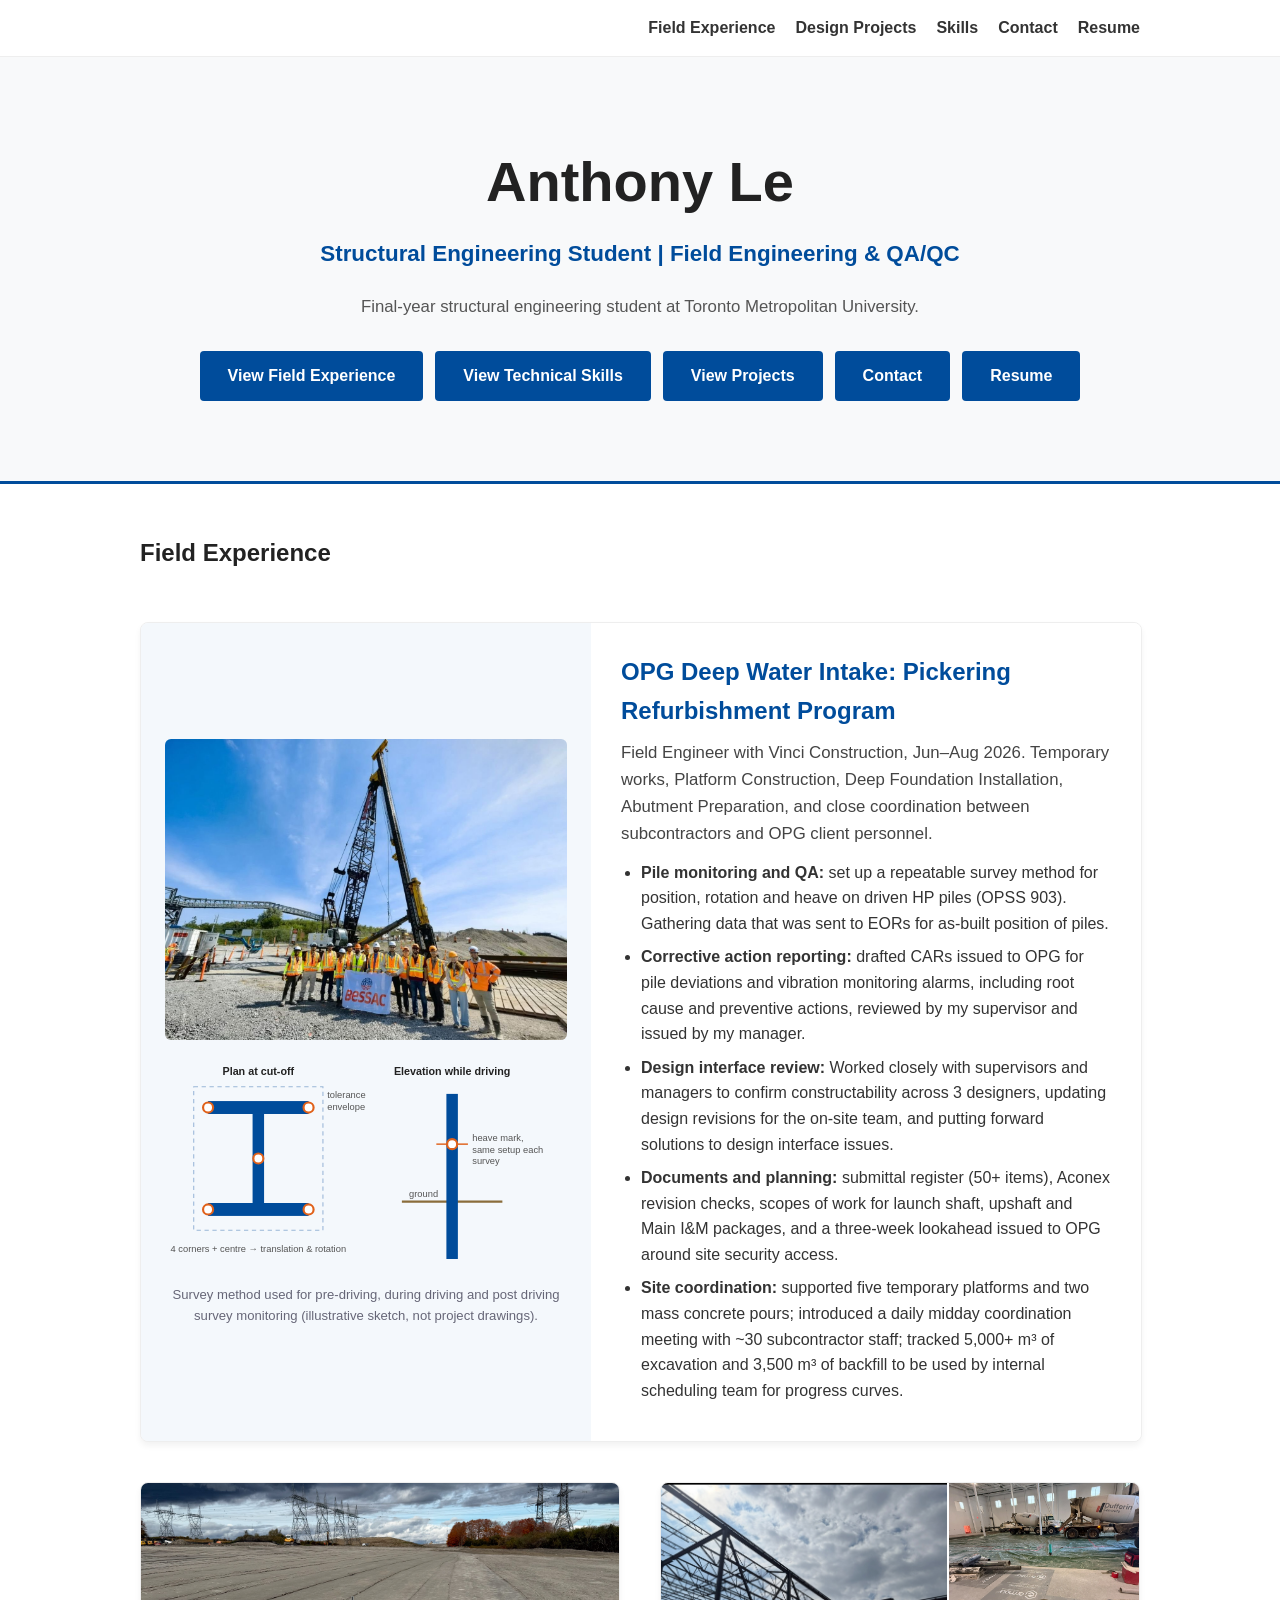
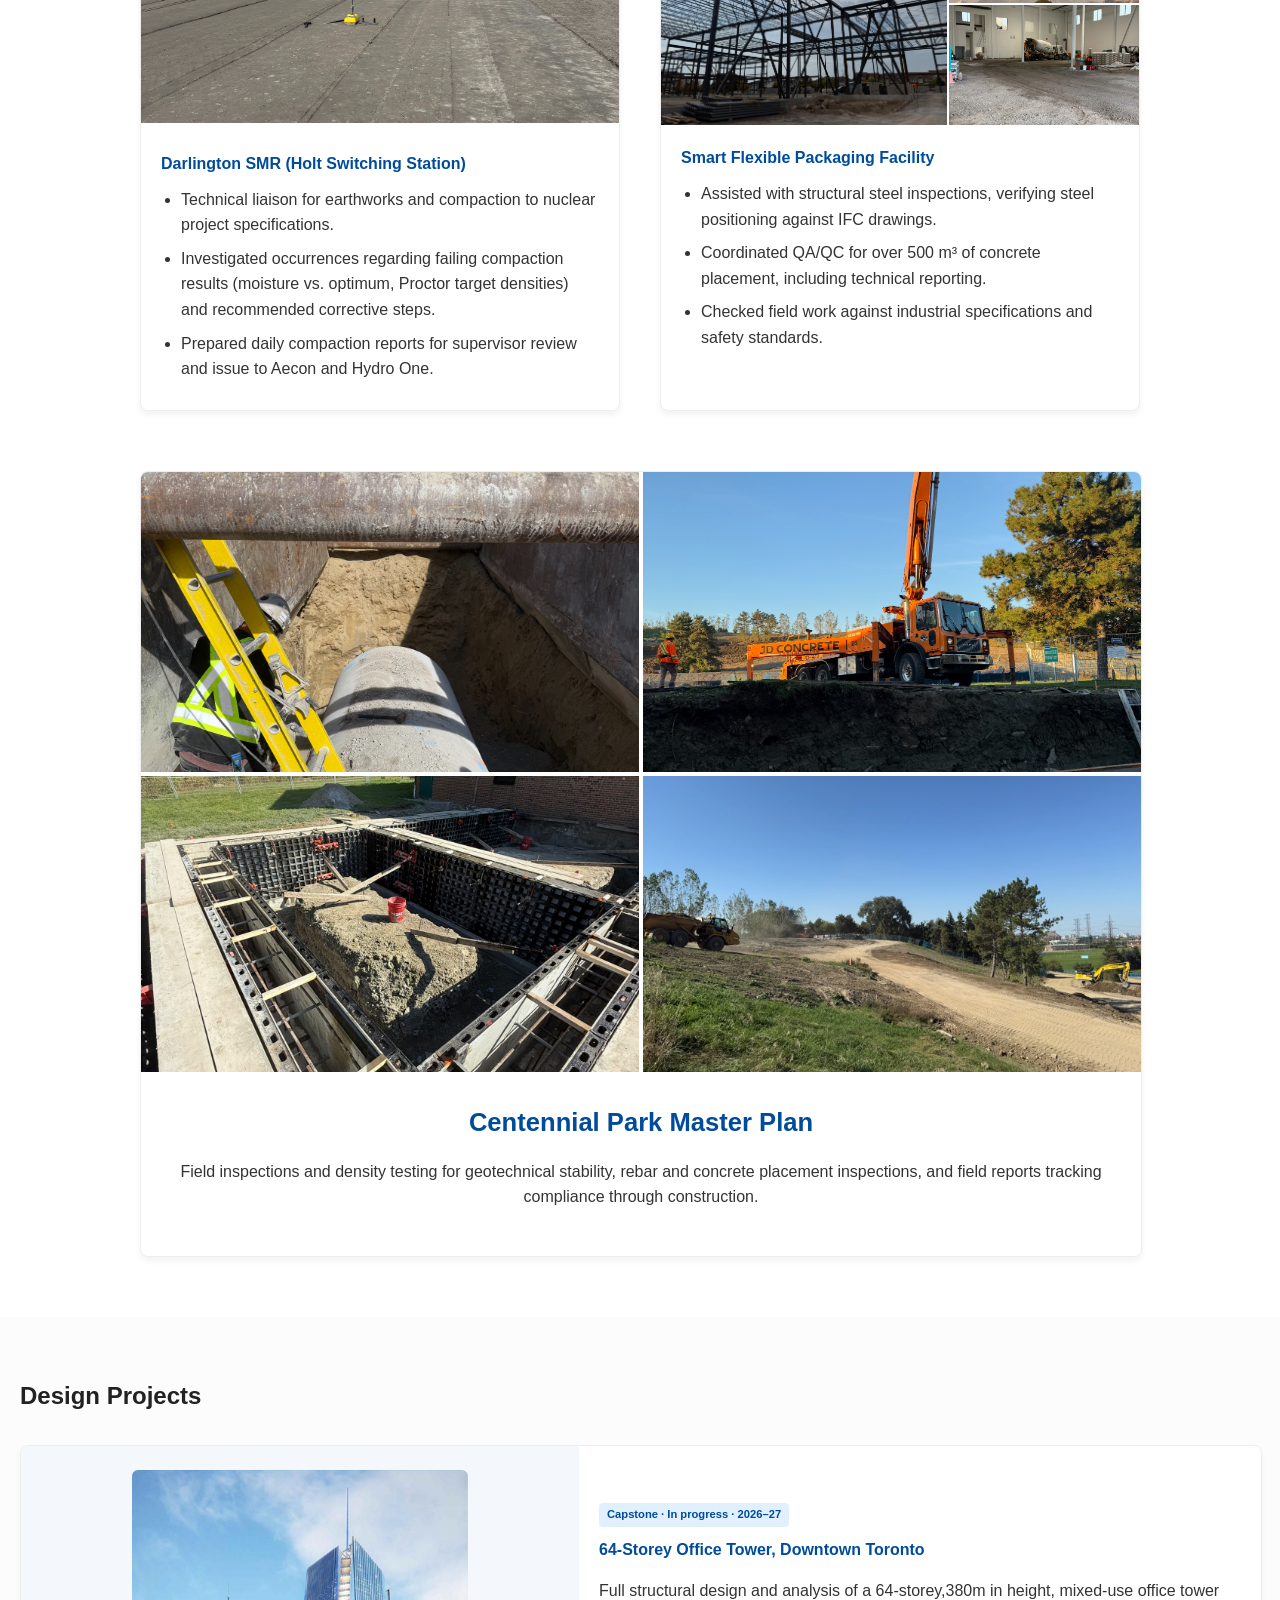
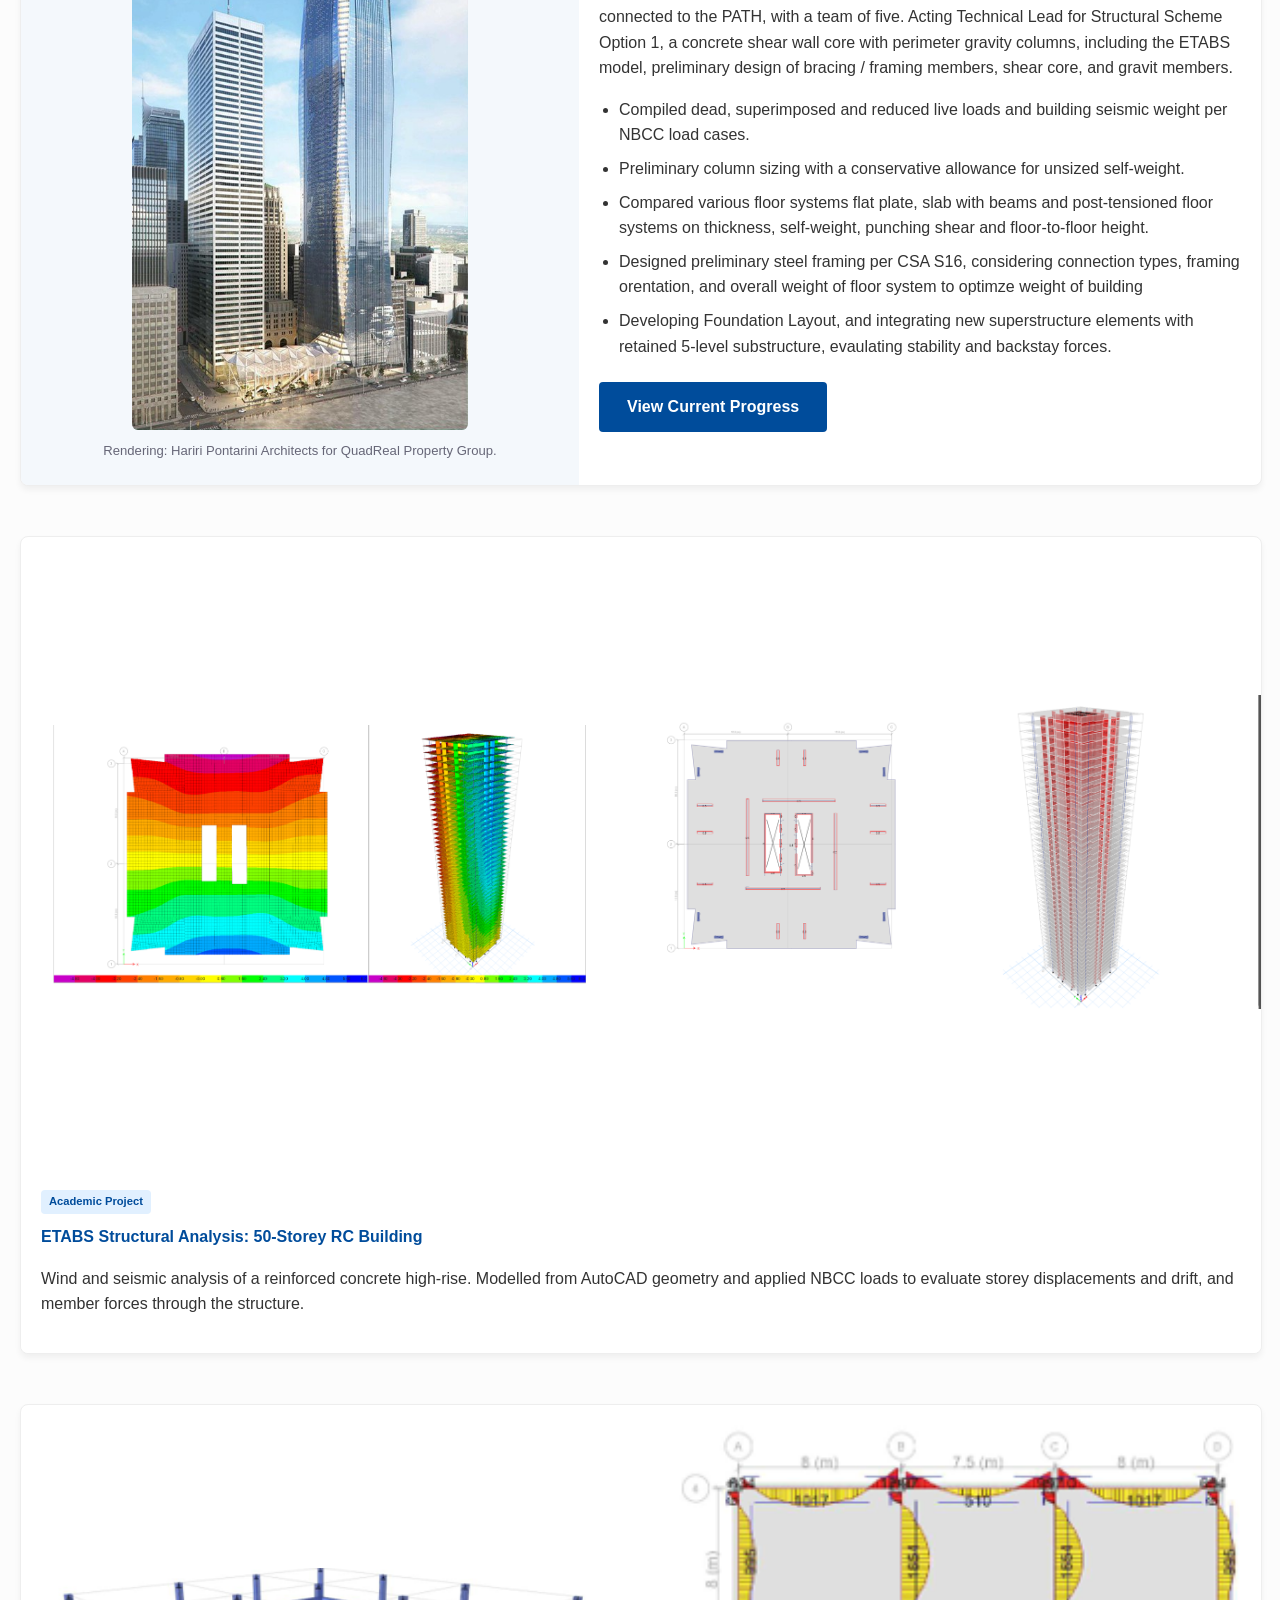
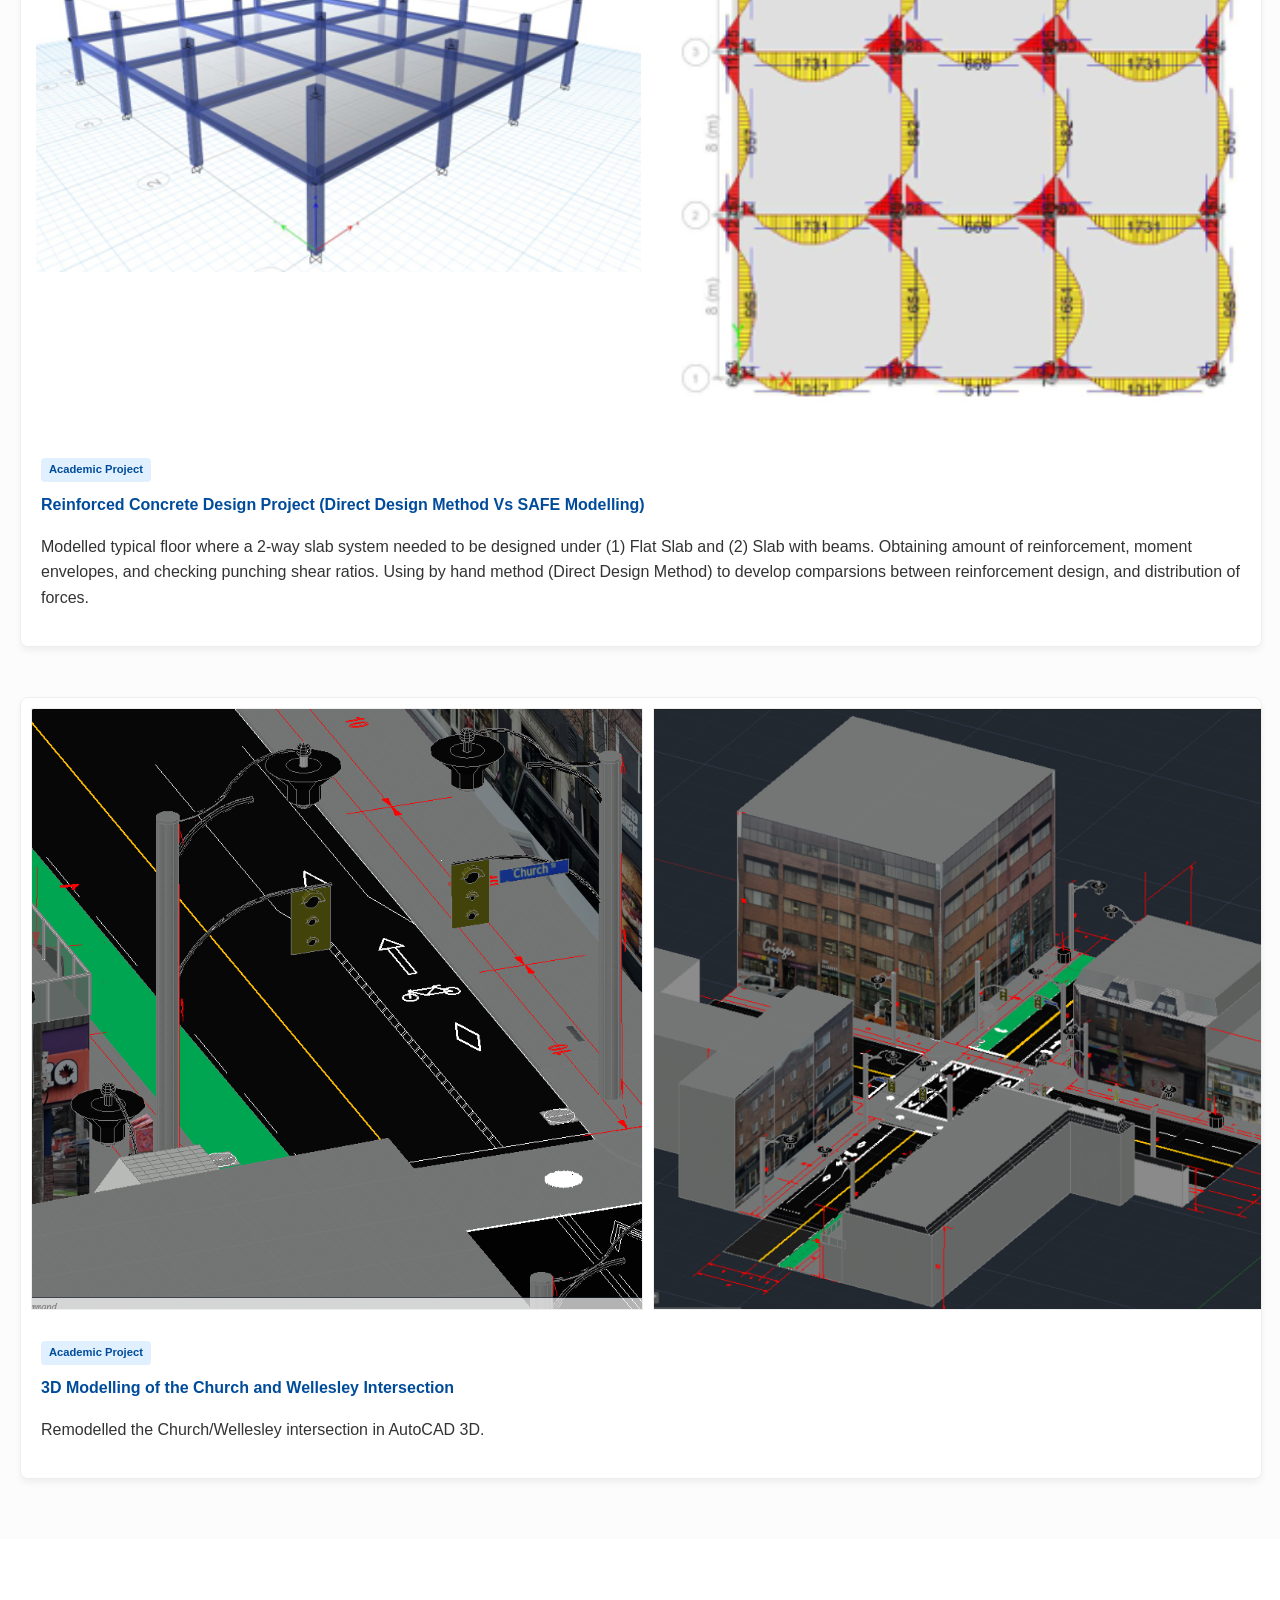
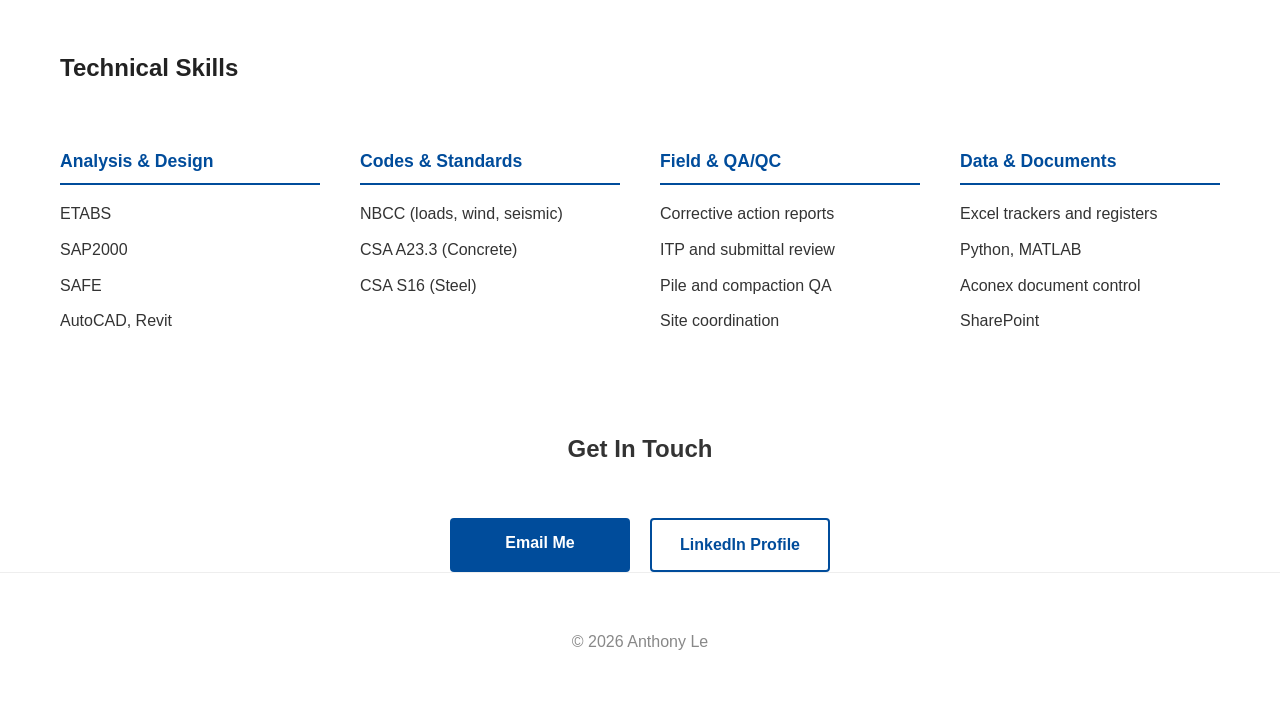
<file: index.html>
<!DOCTYPE html>
<html lang="en">
<head>
    <meta charset="UTF-8">
    <meta name="viewport" content="width=device-width, initial-scale=1.0">
    <title>Anthony Le | Structural Engineering Portfolio</title>
    <meta name="description" content="Anthony Le, final-year structural engineering student at Toronto Metropolitan University.">
    <link rel="stylesheet" href="style.css">
</head>
<body>

    <nav>
        <div class="container">
            <strong></strong>
            <ul>
                <li><a href="#projects">Field Experience</a></li>
                <li><a href="#academic">Design Projects</a></li>
                <li><a href="#skills">Skills</a></li>
                <li><a href="#contact">Contact</a></li>
                <li><a href="resume.html">Resume</a></li>
            </ul>
        </div>
    </nav>

    <header class="hero">
        <div class="container">
            <h1>Anthony Le</h1>
            <p class="subtitle">Structural Engineering Student | Field Engineering &amp; QA/QC</p>
            <p class="mission">Final-year structural engineering student at Toronto Metropolitan University.</p>
            <div class="hero-buttons">
                <a href="#projects" class="btn-primary">View Field Experience</a>
                <a href="#skills" class="btn-primary">View Technical Skills</a>
                <a href="#academic" class="btn-primary">View Projects</a>
                <a href="#contact" class="btn-primary">Contact</a>
                <a href="resume.html" class="btn-primary">Resume</a>
            </div>
        </div>
    </header>

    <main class="container">

        <section id="projects">
            <h2 class="section-title">Field Experience</h2>
            <div class="project-grid">

                <!-- DEEP WATER INTAKE (featured) -->
                <div class="featured-project">
                    <div class="project-card large-card dwi-card">
                        <div class="dwi-visual">
                            <img class="dwi-photo" src="./images/dwi-piling-team.jpg" alt="DWI team with piling rig ahead of deep foundation installation">
                            <figure class="diagram">
                                <svg viewBox="0 0 560 300" role="img" aria-labelledby="pileTitle pileDesc">
                                    <title id="pileTitle">Pile monitoring survey method</title>
                                    <desc id="pileDesc">Plan view of an H-pile head with survey marks at the four flange tips and the centre, used to measure translation and rotation after cut-off, and a side view with a heave mark along the pile.</desc>
                                    <text x="130" y="24" class="d-label" text-anchor="middle">Plan at cut-off</text>
                                    <rect x="60" y="60" width="140" height="18" class="d-steel"/>
                                    <rect x="60" y="202" width="140" height="18" class="d-steel"/>
                                    <rect x="122" y="78" width="16" height="124" class="d-steel"/>
                                    <rect x="40" y="40" width="180" height="200" class="d-tol"/>
                                    <circle cx="60" cy="69" r="7" class="d-mark"/>
                                    <circle cx="200" cy="69" r="7" class="d-mark"/>
                                    <circle cx="60" cy="211" r="7" class="d-mark"/>
                                    <circle cx="200" cy="211" r="7" class="d-mark"/>
                                    <circle cx="130" cy="140" r="7" class="d-mark"/>
                                    <text x="130" y="270" class="d-small" text-anchor="middle">4 corners + centre → translation &amp; rotation</text>
                                    <text x="226" y="56" class="d-small">tolerance</text>
                                    <text x="226" y="72" class="d-small">envelope</text>

                                    <text x="400" y="24" class="d-label" text-anchor="middle">Elevation while driving</text>
                                    <line x1="330" y1="200" x2="470" y2="200" class="d-ground"/>
                                    <rect x="392" y="50" width="16" height="230" class="d-steel"/>
                                    <line x1="378" y1="120" x2="422" y2="120" class="d-heave"/>
                                    <circle cx="400" cy="120" r="7" class="d-mark"/>
                                    <text x="428" y="116" class="d-small">heave mark,</text>
                                    <text x="428" y="132" class="d-small">same setup each</text>
                                    <text x="428" y="148" class="d-small">survey</text>
                                    <text x="340" y="194" class="d-small">ground</text>
                                </svg>
                                <figcaption> Survey method used for pre-driving, during driving and post driving survey monitoring (illustrative sketch, not project drawings).</figcaption>
                            </figure>
                        </div>
                        <div class="project-info">
                            <h4>OPG Deep Water Intake: Pickering Refurbishment Program</h4>
                            <p class="lead">Field Engineer with Vinci Construction, Jun–Aug 2026. Temporary works, Platform Construction, Deep Foundation Installation, Abutment Preparation, and close coordination between subcontractors and OPG client personnel. </p>
                            <ul class="bullets">
                                <li><strong>Pile monitoring and QA:</strong> set up a repeatable survey method for position, rotation and heave on driven HP piles (OPSS 903). Gathering data that was sent to EORs for as-built position of piles.</li>
                                <li><strong>Corrective action reporting:</strong> drafted CARs issued to OPG for pile deviations and vibration monitoring alarms, including root cause and preventive actions, reviewed by my supervisor and issued by my manager.</li>
                                <li><strong>Design interface review:</strong> Worked closely with supervisors and managers to confirm constructability across 3 designers, updating design revisions for the on-site team, and putting forward solutions to design interface issues. </li>
                                <li><strong>Documents and planning:</strong> submittal register (50+ items), Aconex revision checks, scopes of work for launch shaft, upshaft and Main I&M packages, and a three-week lookahead issued to OPG around site security access.</li>
                                <li><strong>Site coordination:</strong> supported five temporary platforms and two mass concrete pours; introduced a daily midday coordination meeting with ~30 subcontractor staff; tracked 5,000+ m³ of excavation and 3,500 m³ of backfill to be used by internal scheduling team for progress curves.</li>
                            </ul>
                        </div>
                    </div>
                </div>

                <!-- DARLINGTON SMR -->
                <div class="project-card">
                    <div class="img-single">
                        <img src="./images/darlington1.jpeg" alt="Darlington SMR site earthworks">
                    </div>
                    <div class="project-info">
                        <h4>Darlington SMR (Holt Switching Station)</h4>
                        <ul class="bullets">
                            <li>Technical liaison for earthworks and compaction to nuclear project specifications.</li>
                            <li>Investigated occurrences regarding failing compaction results (moisture vs. optimum, Proctor target densities) and recommended corrective steps.</li>
                            <li>Prepared daily compaction reports for supervisor review and issue to Aecon and Hydro One.</li>
                        </ul>
                    </div>
                </div>

                <!-- INDUSTRIAL -->
                <div class="project-card">
                    <div class="img-grid-triple">
                        <img src="./images/industrial3.jpeg" alt="Structural steel inspection">
                        <img src="./images/industrial2.jpeg" alt="GPR scanning">
                        <img src="./images/industrial1.jpeg" alt="Steel connection detail">
                    </div>
                    <div class="project-info">
                        <h4>Smart Flexible Packaging Facility</h4>
                        <ul class="bullets">
                            <li>Assisted with structural steel inspections, verifying steel positioning against IFC drawings.</li>
                            <li>Coordinated QA/QC for over 500 m³ of concrete placement, including technical reporting.</li>
                            <li>Checked field work against industrial specifications and safety standards.</li>
                        </ul>
                    </div>
                </div>

                <!-- CENTENNIAL -->
                <div class="featured-project">
                    <div class="project-card large-card">
                        <div class="img-grid-quad large-height-quad">
                            <img src="./images/centennial1.jpeg" alt="Centennial Park site 1">
                            <img src="./images/centennial2.jpeg" alt="Centennial Park site 2">
                            <img src="./images/centennial3.jpeg" alt="Centennial Park site 3">
                            <img src="./images/centennial4.jpeg" alt="Centennial Park site 4">
                        </div>
                        <div class="project-info">
                            <h4>Centennial Park Master Plan</h4>
                            <p>Field inspections and density testing for geotechnical stability, rebar and concrete placement inspections, and field reports tracking compliance through construction.</p>
                        </div>
                    </div>
                </div>

            </div>
        </section>

    </main>

    <section id="academic" class="full-width-section">
        <div class="academic-wrapper">
            <h2 class="section-title">Design Projects</h2>

            <!-- CAPSTONE -->
            <div class="project-card academic-breakout capstone-card">
                <div class="capstone-visual">
                    <figure class="diagram">
                        <img src="./images/CC3.jpeg" alt="Commerce Court 3 rendering" style="display:block; max-width:100%; max-height:560px; width:auto; margin:0 auto; border-radius:6px;">
                        <figcaption>Rendering: Hariri Pontarini Architects for QuadReal Property Group.</figcaption>
                    </figure>
                </div>
                <div class="project-info">
                    <span class="tag">Capstone · In progress · 2026–27</span>
                    <h4>64-Storey Office Tower, Downtown Toronto</h4>
                    <p>Full structural design and analysis of a 64-storey,380m in height, mixed-use office tower connected to the PATH, with a team of five. Acting Technical Lead for Structural Scheme Option 1, a concrete shear wall core with perimeter gravity columns, including the ETABS model, preliminary design of bracing / framing members, shear core, and gravit members.</p>
                    <ul class="bullets">
                        <li>Compiled dead, superimposed and reduced live loads and building seismic weight per NBCC load cases.</li>
                        <li>Preliminary column sizing with a conservative allowance for unsized self-weight.</li>
                        <li>Compared various floor systems flat plate, slab with beams and post-tensioned floor systems on thickness, self-weight, punching shear and floor-to-floor height.</li>
                        <li>Designed preliminary steel framing per CSA S16, considering connection types, framing orentation, and overall weight of floor system to optimze weight of building </li>
                        <li>Developing Foundation Layout, and integrating new superstructure elements with retained 5-level substructure, evaulating stability and backstay forces. </li>
                    </ul>
                    <a href="./capstone/progress1.pdf" target="_blank" class="btn-primary" style="display:inline-block; margin-top:15px;">View Current Progress</a>
                </div>
            </div>

            <!-- ETABS 50 STOREY -->
            <div class="project-card academic-breakout spaced">
                <div class="academic-visuals">
                    <img src="./images/etabs11.PNG" alt="ETABS displacement report">
                    <img src="./images/etabs2.PNG" alt="ETABS 3D model of 50-storey building">
                </div>
                <div class="project-info">
                    <span class="tag">Academic Project</span>
                    <h4>ETABS Structural Analysis: 50-Storey RC Building</h4>
                    <p>Wind and seismic analysis of a reinforced concrete high-rise. Modelled from AutoCAD geometry and applied NBCC loads to evaluate storey displacements and drift, and member forces through the structure.</p>
                </div>
            </div>

            <!-- STEEL PORTAL FRAME -->
            <div class="project-card academic-breakout spaced">
                <div class="academic-visuals">
                    <img src="./images/SAFEMODEL.png" alt="3D View of Floor System, Modelled in SAFE">
                    <img src="./images/SAFEMODEL2.png" alt="Amount of Reinforcement (Plotted as Env.)">
                </div>
                <div class="project-info">
                    <span class="tag">Academic Project</span>
                    <h4>Reinforced Concrete Design Project (Direct Design Method Vs SAFE Modelling)</h4>
                    <p>Modelled typical floor where a 2-way slab system needed to be designed under (1) Flat Slab and (2) Slab with beams. Obtaining amount of reinforcement, moment envelopes, and checking punching shear ratios. Using by hand method (Direct Design Method) to develop comparsions between reinforcement design, and distribution of forces.  </p>
                </div>
            </div>

            <!-- AUTOCAD -->
            <div class="project-card academic-breakout spaced">
                <div class="academic-visuals-wide">
                    <img src="./images/additionalview4.PNG" alt="AutoCAD 3D intersection model">
                    <img src="./images/autocad2.PNG" alt="AutoCAD intersection plan">
                </div>
                <div class="project-info">
                    <span class="tag">Academic Project</span>
                    <h4>3D Modelling of the Church and Wellesley Intersection</h4>
                    <p>Remodelled the Church/Wellesley intersection in AutoCAD 3D.</p>
                </div>
            </div>
        </div>
    </section>

    <!-- SKILLS -->
    <section id="skills" class="skills-section">
        <div class="container">
            <h2 class="section-title">Technical Skills</h2>
            <div class="skills-grid">
                <div class="skill-category">
                    <h5>Analysis &amp; Design</h5>
                    <ul>
                        <li>ETABS</li>
                        <li>SAP2000</li>
                        <li>SAFE</li>
                        <li>AutoCAD, Revit</li>
                    </ul>
                </div>
                <div class="skill-category">
                    <h5>Codes &amp; Standards</h5>
                    <ul>
                        <li>NBCC (loads, wind, seismic)</li>
                        <li>CSA A23.3 (Concrete)</li>
                        <li>CSA S16 (Steel)</li>
                    </ul>
                </div>
                <div class="skill-category">
                    <h5>Field &amp; QA/QC</h5>
                    <ul>
                        <li>Corrective action reports</li>
                        <li>ITP and submittal review</li>
                        <li>Pile and compaction QA</li>
                        <li>Site coordination</li>
                    </ul>
                </div>
                <div class="skill-category">
                    <h5>Data &amp; Documents</h5>
                    <ul>
                        <li>Excel trackers and registers</li>
                        <li>Python, MATLAB</li>
                        <li>Aconex document control</li>
                        <li>SharePoint</li>
                    </ul>
                </div>
            </div>
        </div>
    </section>

    <section id="contact" class="contact-section">
        <div class="container">
            <h2>Get In Touch</h2>
            <div class="contact-buttons">
                <a href="mailto:anthony.varga.le@torontomu.ca" class="btn-primary">Email Me</a>
                <a href="https://www.linkedin.com/in/anthony-le-312264366/" target="_blank" class="btn-secondary">LinkedIn Profile</a>
            </div>
        </div>
    </section>

    <footer>
        <div class="container">
            <p>&copy; 2026 Anthony Le</p>
        </div>
    </footer>

</body>
</html>
</file>
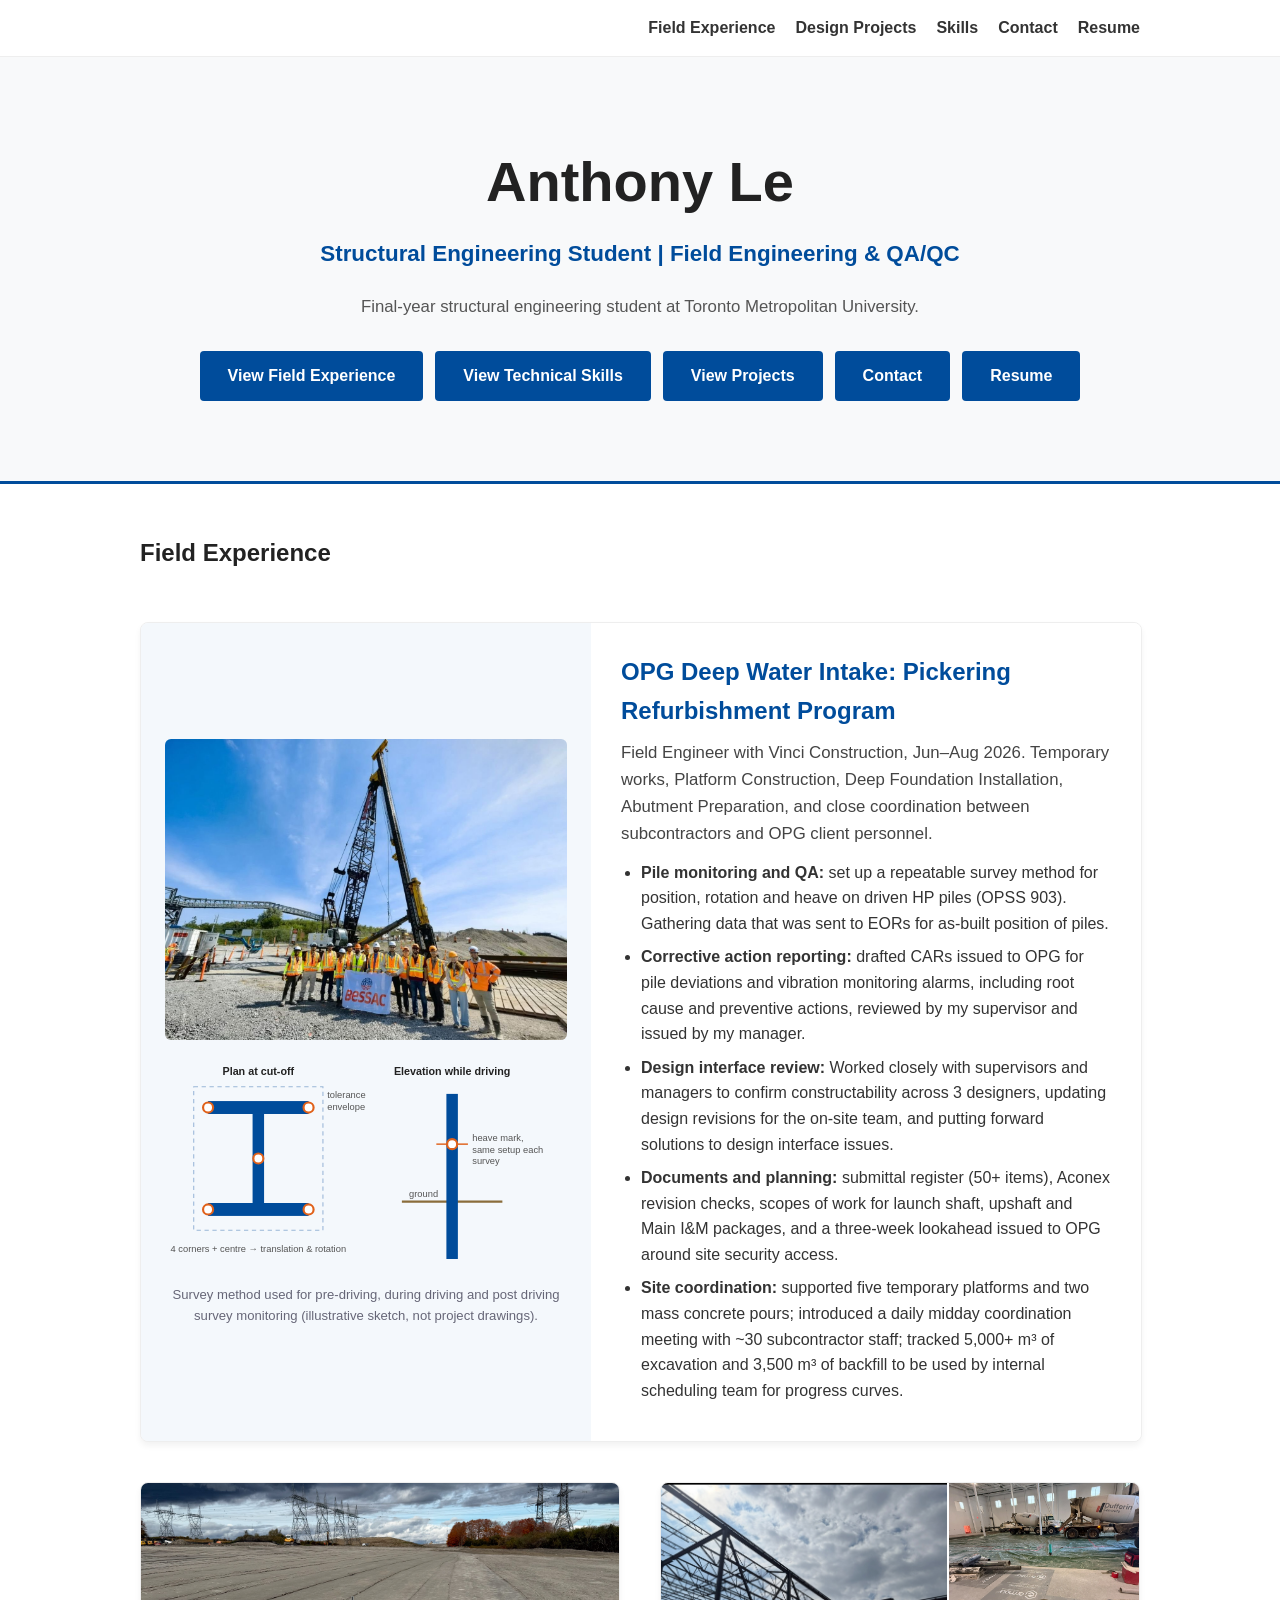
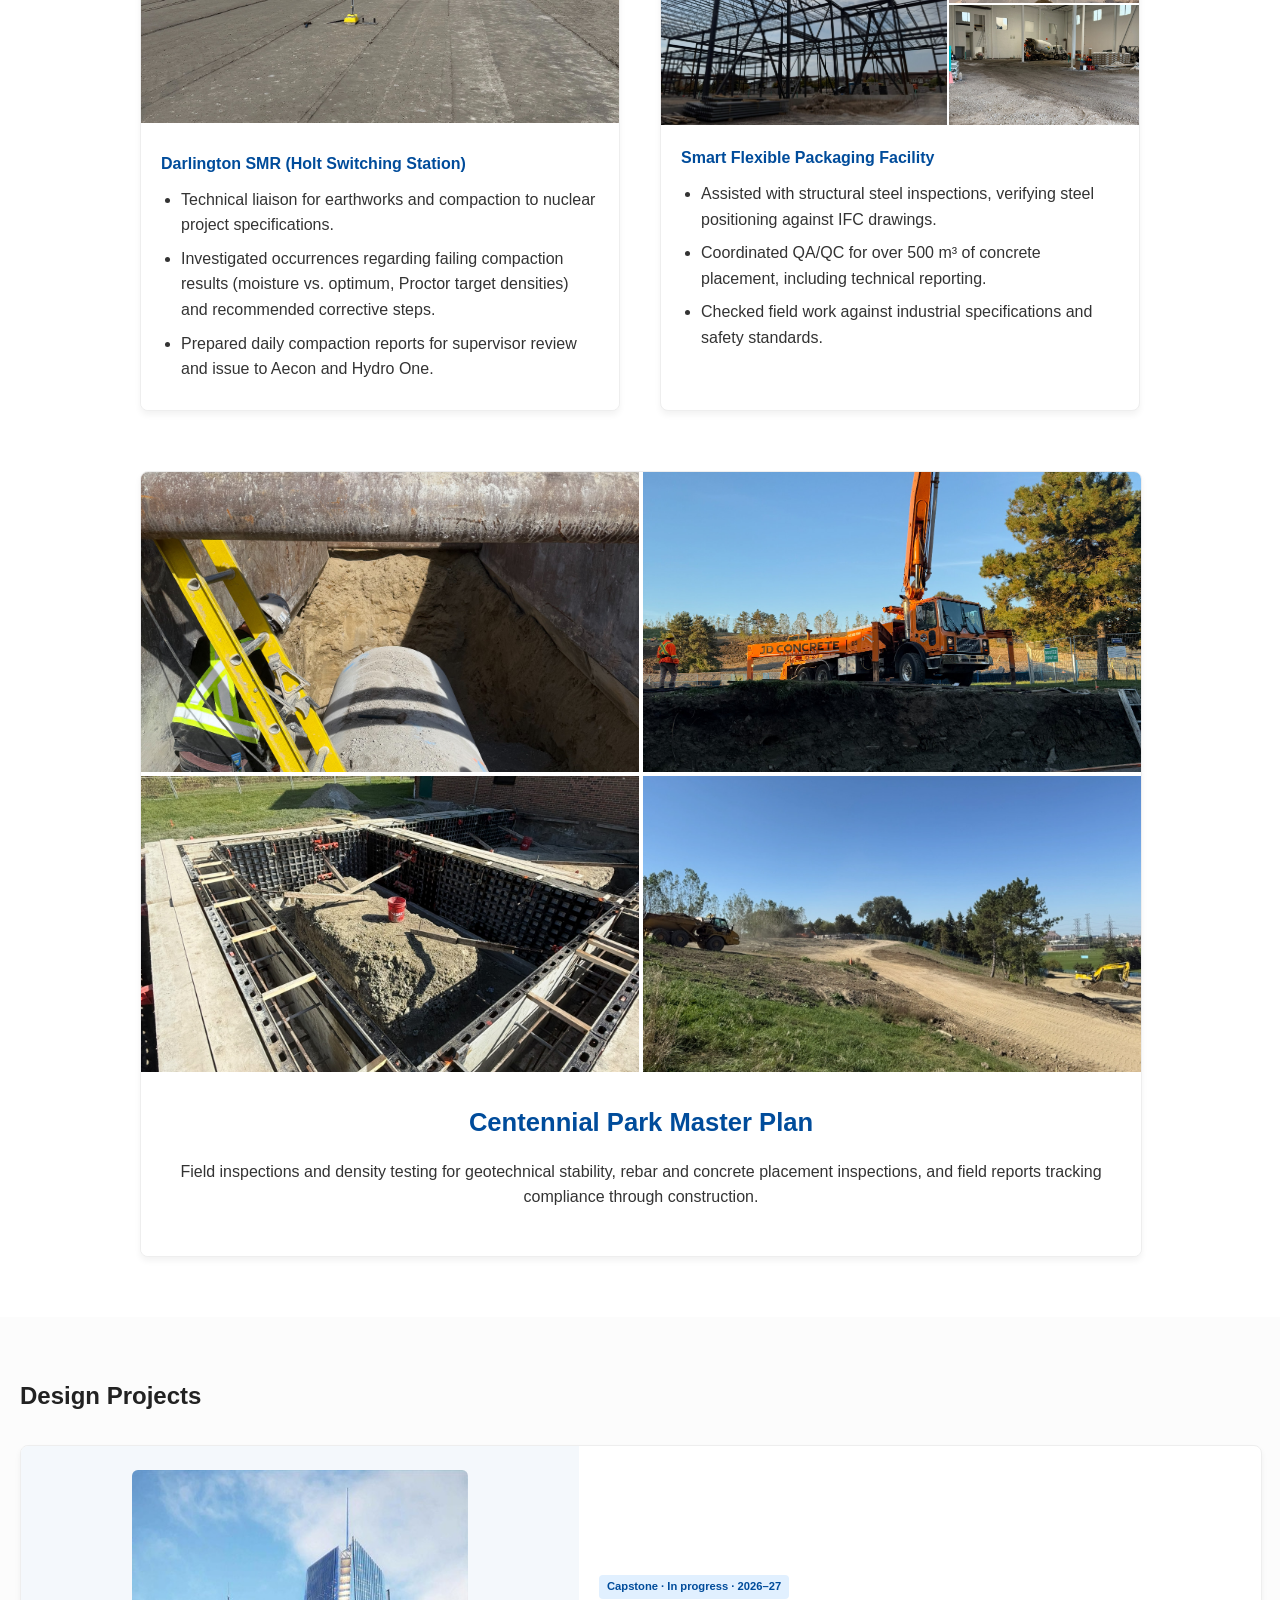
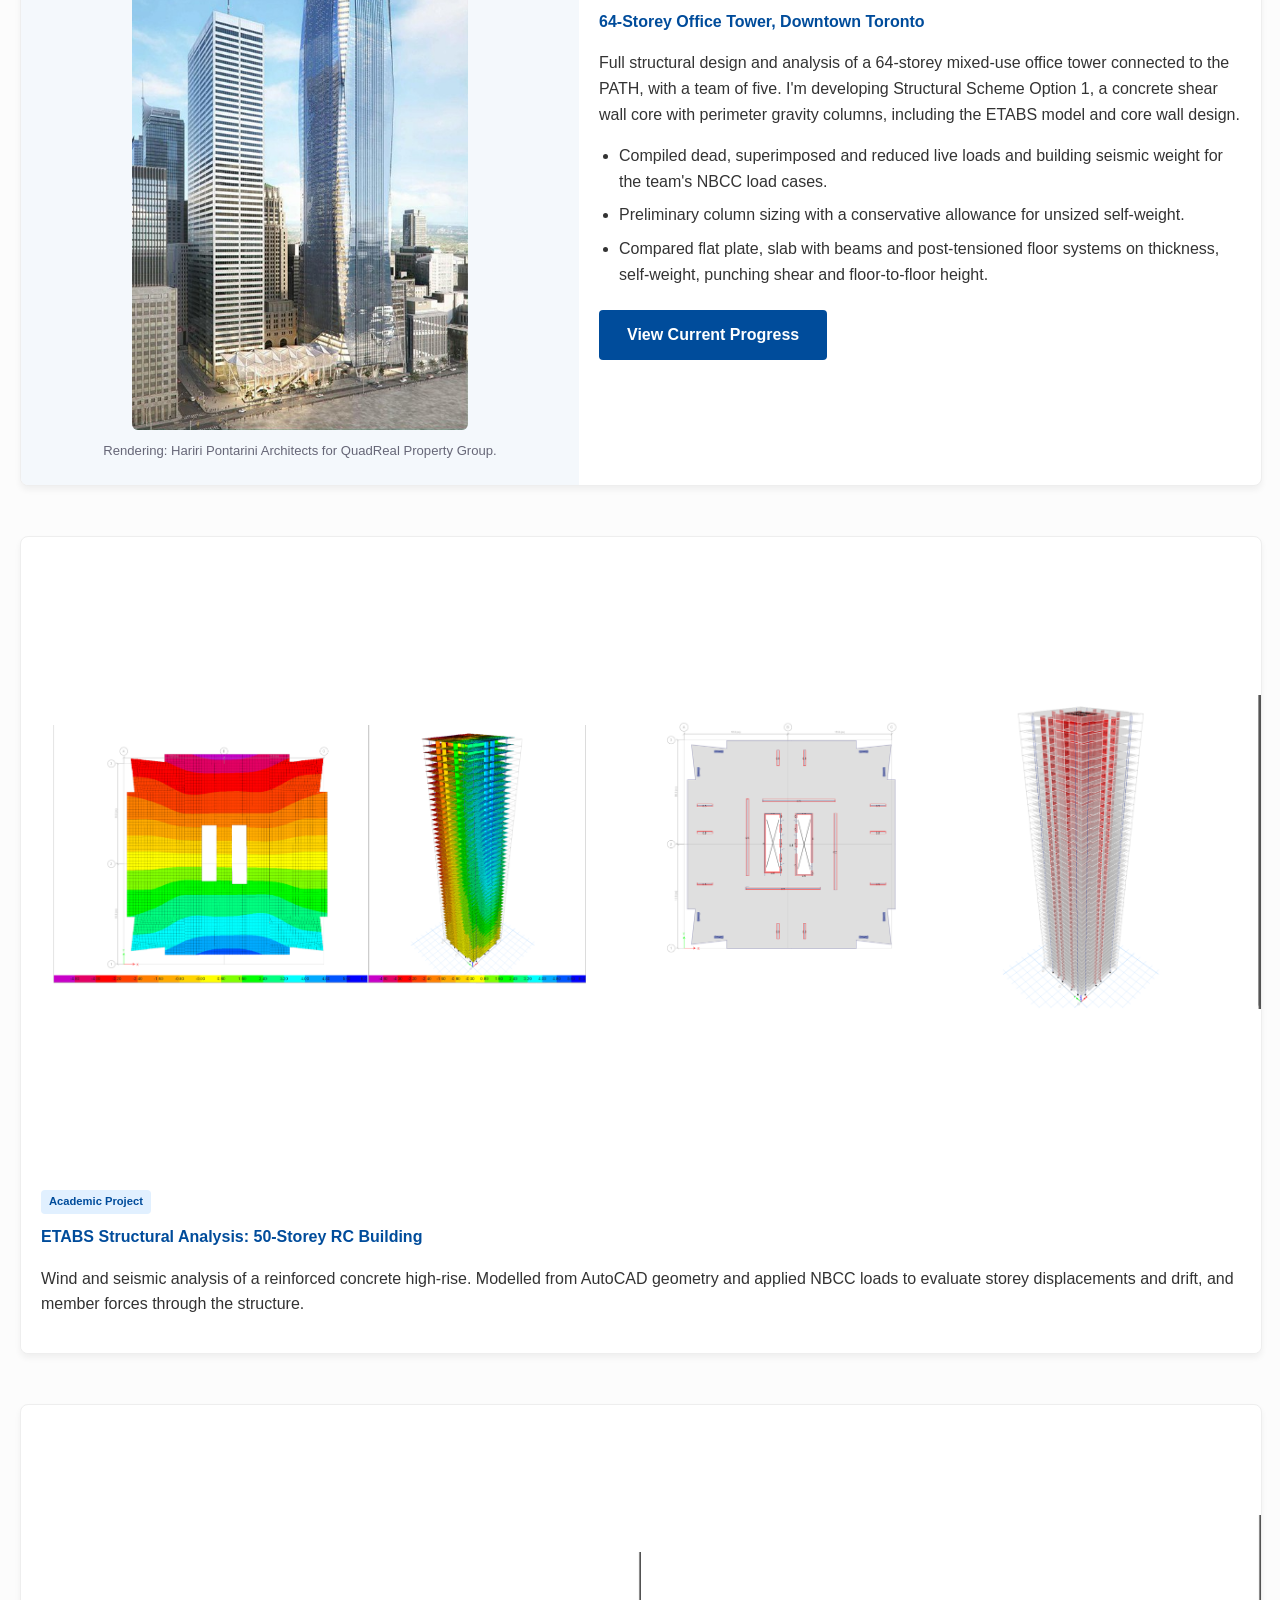
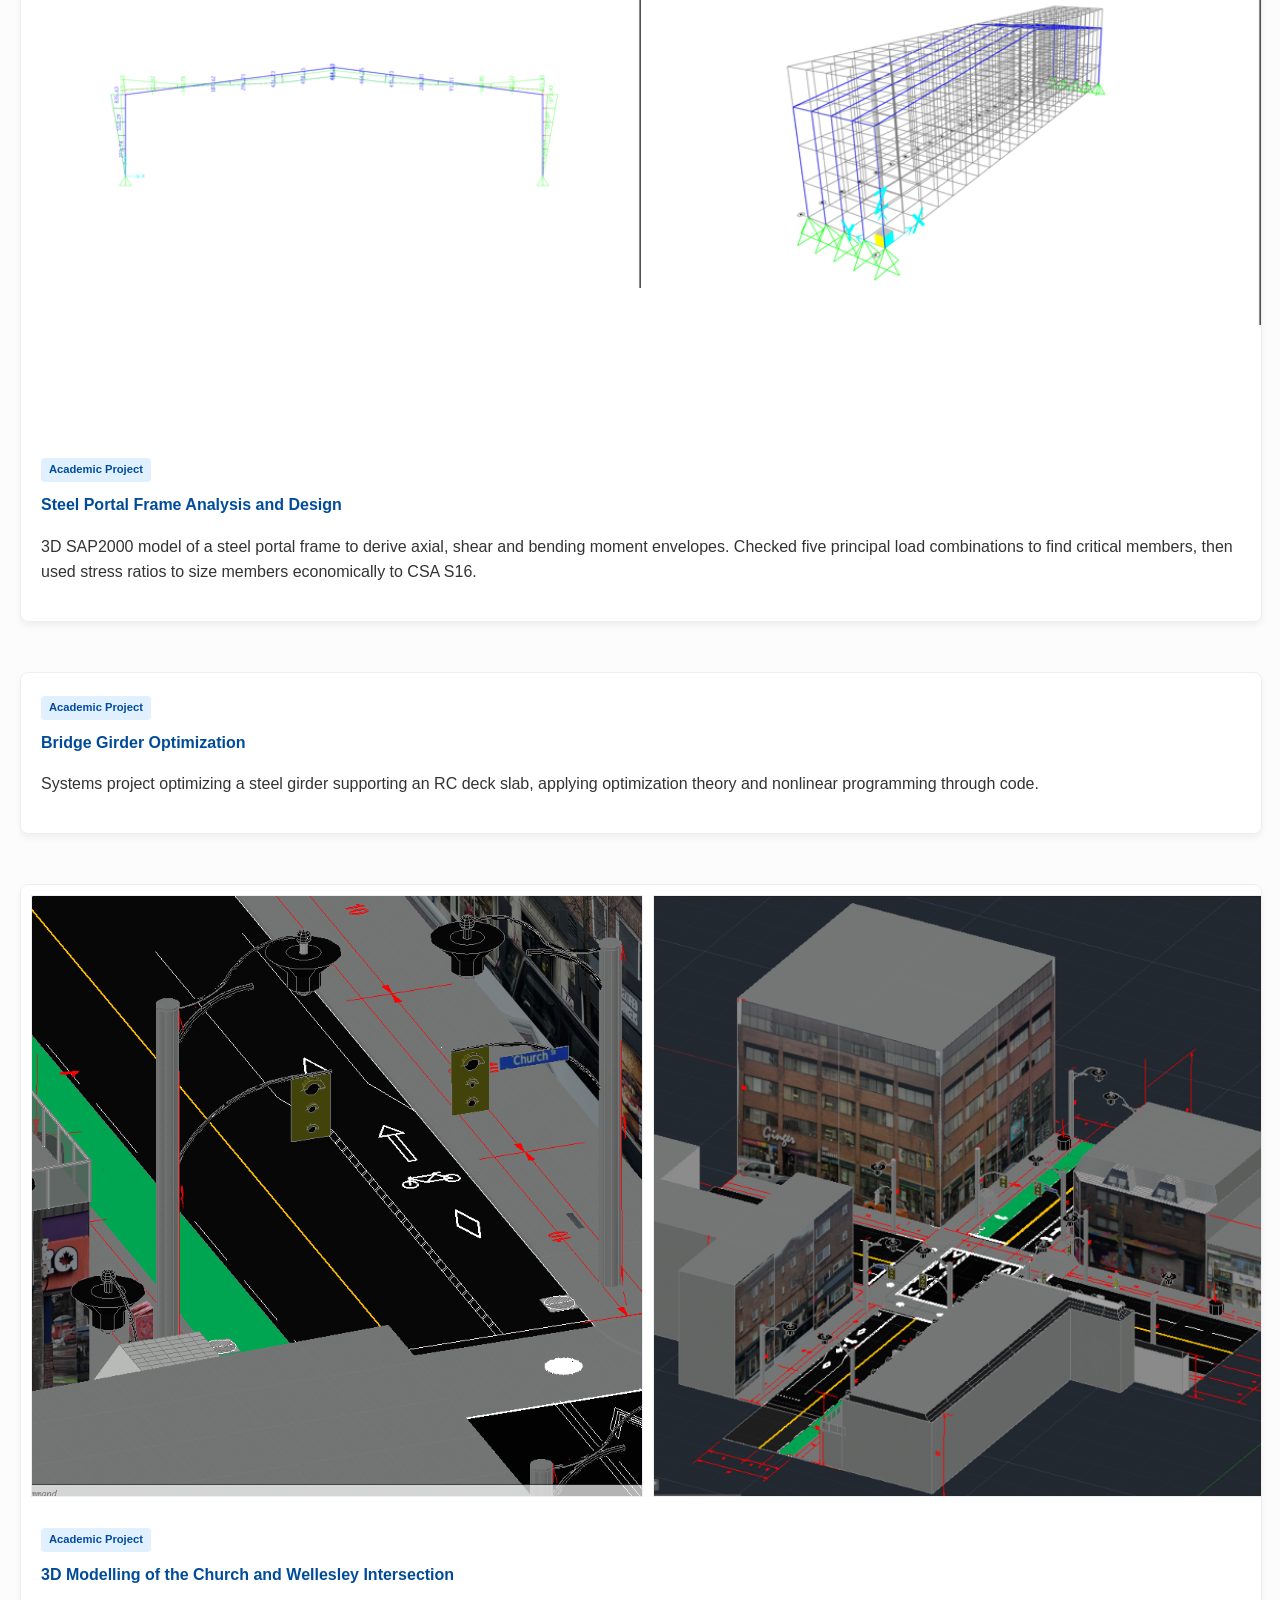
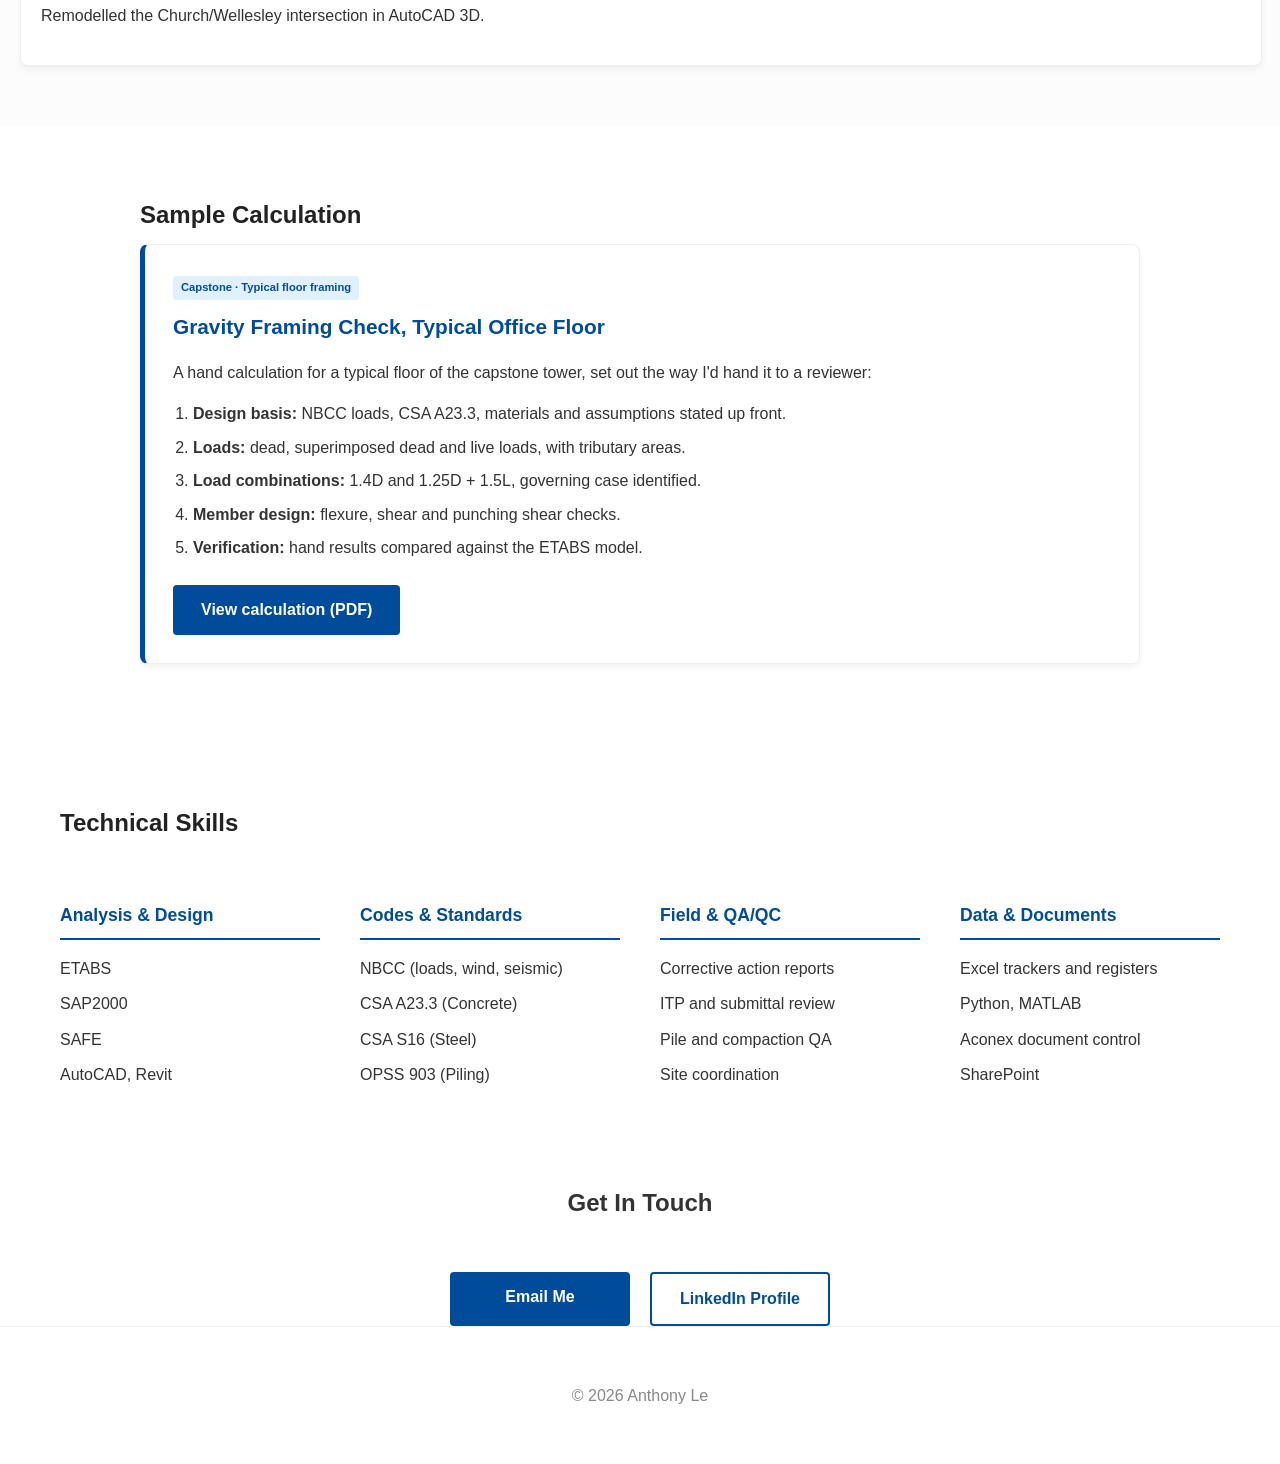
<file: index (1).html>
<!DOCTYPE html>
<html lang="en">
<head>
    <meta charset="UTF-8">
    <meta name="viewport" content="width=device-width, initial-scale=1.0">
    <title>Anthony Le | Structural Engineering Portfolio</title>
    <meta name="description" content="Anthony Le, final-year structural engineering student at Toronto Metropolitan University.">
    <link rel="stylesheet" href="style.css">
</head>
<body>

    <nav>
        <div class="container">
            <strong></strong>
            <ul>
                <li><a href="#projects">Field Experience</a></li>
                <li><a href="#academic">Design Projects</a></li>
                <li><a href="#skills">Skills</a></li>
                <li><a href="#contact">Contact</a></li>
                <li><a href="resume.html">Resume</a></li>
            </ul>
        </div>
    </nav>

    <header class="hero">
        <div class="container">
            <h1>Anthony Le</h1>
            <p class="subtitle">Structural Engineering Student | Field Engineering &amp; QA/QC</p>
            <p class="mission">Final-year structural engineering student at Toronto Metropolitan University.</p>
            <div class="hero-buttons">
                <a href="#projects" class="btn-primary">View Field Experience</a>
                <a href="#skills" class="btn-primary">View Technical Skills</a>
                <a href="#academic" class="btn-primary">View Projects</a>
                <a href="#contact" class="btn-primary">Contact</a>
                <a href="resume.html" class="btn-primary">Resume</a>
            </div>
        </div>
    </header>

    <main class="container">

        <section id="projects">
            <h2 class="section-title">Field Experience</h2>
            <div class="project-grid">

                <!-- DEEP WATER INTAKE (featured) -->
                <div class="featured-project">
                    <div class="project-card large-card dwi-card">
                        <div class="dwi-visual">
                            <img class="dwi-photo" src="./images/dwi-piling-team.jpg" alt="DWI team with piling rig ahead of deep foundation installation">
                            <figure class="diagram">
                                <svg viewBox="0 0 560 300" role="img" aria-labelledby="pileTitle pileDesc">
                                    <title id="pileTitle">Pile monitoring survey method</title>
                                    <desc id="pileDesc">Plan view of an H-pile head with survey marks at the four flange tips and the centre, used to measure translation and rotation after cut-off, and a side view with a heave mark along the pile.</desc>
                                    <text x="130" y="24" class="d-label" text-anchor="middle">Plan at cut-off</text>
                                    <rect x="60" y="60" width="140" height="18" class="d-steel"/>
                                    <rect x="60" y="202" width="140" height="18" class="d-steel"/>
                                    <rect x="122" y="78" width="16" height="124" class="d-steel"/>
                                    <rect x="40" y="40" width="180" height="200" class="d-tol"/>
                                    <circle cx="60" cy="69" r="7" class="d-mark"/>
                                    <circle cx="200" cy="69" r="7" class="d-mark"/>
                                    <circle cx="60" cy="211" r="7" class="d-mark"/>
                                    <circle cx="200" cy="211" r="7" class="d-mark"/>
                                    <circle cx="130" cy="140" r="7" class="d-mark"/>
                                    <text x="130" y="270" class="d-small" text-anchor="middle">4 corners + centre → translation &amp; rotation</text>
                                    <text x="226" y="56" class="d-small">tolerance</text>
                                    <text x="226" y="72" class="d-small">envelope</text>

                                    <text x="400" y="24" class="d-label" text-anchor="middle">Elevation while driving</text>
                                    <line x1="330" y1="200" x2="470" y2="200" class="d-ground"/>
                                    <rect x="392" y="50" width="16" height="230" class="d-steel"/>
                                    <line x1="378" y1="120" x2="422" y2="120" class="d-heave"/>
                                    <circle cx="400" cy="120" r="7" class="d-mark"/>
                                    <text x="428" y="116" class="d-small">heave mark,</text>
                                    <text x="428" y="132" class="d-small">same setup each</text>
                                    <text x="428" y="148" class="d-small">survey</text>
                                    <text x="340" y="194" class="d-small">ground</text>
                                </svg>
                                <figcaption> Survey method used for pre-driving, during driving and post driving survey monitoring (illustrative sketch, not project drawings).</figcaption>
                            </figure>
                        </div>
                        <div class="project-info">
                            <h4>OPG Deep Water Intake: Pickering Refurbishment Program</h4>
                            <p class="lead">Field Engineer with Vinci Construction, Jun–Aug 2026. Temporary works, Platform Construction, Deep Foundation Installation, Abutment Preparation, and close coordination between subcontractors and OPG client personnel. </p>
                            <ul class="bullets">
                                <li><strong>Pile monitoring and QA:</strong> set up a repeatable survey method for position, rotation and heave on driven HP piles (OPSS 903). Gathering data that was sent to EORs for as-built position of piles.</li>
                                <li><strong>Corrective action reporting:</strong> drafted CARs issued to OPG for pile deviations and vibration monitoring alarms, including root cause and preventive actions, reviewed by my supervisor and issued by my manager.</li>
                                <li><strong>Design interface review:</strong> Worked closely with supervisors and managers to confirm constructability across 3 designers, updating design revisions for the on-site team, and putting forward solutions to design interface issues. </li>
                                <li><strong>Documents and planning:</strong> submittal register (50+ items), Aconex revision checks, scopes of work for launch shaft, upshaft and Main I&M packages, and a three-week lookahead issued to OPG around site security access.</li>
                                <li><strong>Site coordination:</strong> supported five temporary platforms and two mass concrete pours; introduced a daily midday coordination meeting with ~30 subcontractor staff; tracked 5,000+ m³ of excavation and 3,500 m³ of backfill to be used by internal scheduling team for progress curves.</li>
                            </ul>
                        </div>
                    </div>
                </div>

                <!-- DARLINGTON SMR -->
                <div class="project-card">
                    <div class="img-single">
                        <img src="./images/darlington1.jpeg" alt="Darlington SMR site earthworks">
                    </div>
                    <div class="project-info">
                        <h4>Darlington SMR (Holt Switching Station)</h4>
                        <ul class="bullets">
                            <li>Technical liaison for earthworks and compaction to nuclear project specifications.</li>
                            <li>Investigated occurrences regarding failing compaction results (moisture vs. optimum, Proctor target densities) and recommended corrective steps.</li>
                            <li>Prepared daily compaction reports for supervisor review and issue to Aecon and Hydro One.</li>
                        </ul>
                    </div>
                </div>

                <!-- INDUSTRIAL -->
                <div class="project-card">
                    <div class="img-grid-triple">
                        <img src="./images/industrial3.jpeg" alt="Structural steel inspection">
                        <img src="./images/industrial2.jpeg" alt="GPR scanning">
                        <img src="./images/industrial1.jpeg" alt="Steel connection detail">
                    </div>
                    <div class="project-info">
                        <h4>Smart Flexible Packaging Facility</h4>
                        <ul class="bullets">
                            <li>Assisted with structural steel inspections, verifying steel positioning against IFC drawings.</li>
                            <li>Coordinated QA/QC for over 500 m³ of concrete placement, including technical reporting.</li>
                            <li>Checked field work against industrial specifications and safety standards.</li>
                        </ul>
                    </div>
                </div>

                <!-- CENTENNIAL -->
                <div class="featured-project">
                    <div class="project-card large-card">
                        <div class="img-grid-quad large-height-quad">
                            <img src="./images/centennial1.jpeg" alt="Centennial Park site 1">
                            <img src="./images/centennial2.jpeg" alt="Centennial Park site 2">
                            <img src="./images/centennial3.jpeg" alt="Centennial Park site 3">
                            <img src="./images/centennial4.jpeg" alt="Centennial Park site 4">
                        </div>
                        <div class="project-info">
                            <h4>Centennial Park Master Plan</h4>
                            <p>Field inspections and density testing for geotechnical stability, rebar and concrete placement inspections, and field reports tracking compliance through construction.</p>
                        </div>
                    </div>
                </div>

            </div>
        </section>

    </main>

    <section id="academic" class="full-width-section">
        <div class="academic-wrapper">
            <h2 class="section-title">Design Projects</h2>

            <!-- CAPSTONE -->
            <div class="project-card academic-breakout capstone-card">
                <div class="capstone-visual">
                    <figure class="diagram">
                        <img src="./images/CC3.jpeg" alt="Commerce Court 3 rendering" style="display:block; max-width:100%; max-height:560px; width:auto; margin:0 auto; border-radius:6px;">
                        <figcaption>Rendering: Hariri Pontarini Architects for QuadReal Property Group.</figcaption>
                    </figure>
                </div>
                <div class="project-info">
                    <span class="tag">Capstone · In progress · 2026–27</span>
                    <h4>64-Storey Office Tower, Downtown Toronto</h4>
                    <p>Full structural design and analysis of a 64-storey mixed-use office tower connected to the PATH, with a team of five. I'm developing Structural Scheme Option 1, a concrete shear wall core with perimeter gravity columns, including the ETABS model and core wall design.</p>
                    <ul class="bullets">
                        <li>Compiled dead, superimposed and reduced live loads and building seismic weight for the team's NBCC load cases.</li>
                        <li>Preliminary column sizing with a conservative allowance for unsized self-weight.</li>
                        <li>Compared flat plate, slab with beams and post-tensioned floor systems on thickness, self-weight, punching shear and floor-to-floor height.</li>
                    </ul>
                    <a href="./capstone/progress.pdf" target="_blank" class="btn-primary" style="display:inline-block; margin-top:15px;">View Current Progress</a>
                </div>
            </div>

            <!-- ETABS 50 STOREY -->
            <div class="project-card academic-breakout spaced">
                <div class="academic-visuals">
                    <img src="./images/etabs11.PNG" alt="ETABS displacement report">
                    <img src="./images/etabs2.PNG" alt="ETABS 3D model of 50-storey building">
                </div>
                <div class="project-info">
                    <span class="tag">Academic Project</span>
                    <h4>ETABS Structural Analysis: 50-Storey RC Building</h4>
                    <p>Wind and seismic analysis of a reinforced concrete high-rise. Modelled from AutoCAD geometry and applied NBCC loads to evaluate storey displacements and drift, and member forces through the structure.</p>
                </div>
            </div>

            <!-- STEEL PORTAL FRAME -->
            <div class="project-card academic-breakout spaced">
                <div class="academic-visuals">
                    <img src="./images/sap20001.PNG" alt="SAP2000 steel portal frame model">
                    <img src="./images/sap20002.PNG" alt="SAP2000 force envelopes">
                </div>
                <div class="project-info">
                    <span class="tag">Academic Project</span>
                    <h4>Steel Portal Frame Analysis and Design</h4>
                    <p>3D SAP2000 model of a steel portal frame to derive axial, shear and bending moment envelopes. Checked five principal load combinations to find critical members, then used stress ratios to size members economically to CSA S16.</p>
                </div>
            </div>

            <!-- BRIDGE GIRDER -->
            <div class="project-card academic-breakout spaced">
                <div class="project-info">
                    <span class="tag">Academic Project</span>
                    <h4>Bridge Girder Optimization</h4>
                    <p>Systems project optimizing a steel girder supporting an RC deck slab, applying optimization theory and nonlinear programming through code.</p>
                </div>
            </div>

            <!-- AUTOCAD -->
            <div class="project-card academic-breakout spaced">
                <div class="academic-visuals-wide">
                    <img src="./images/additionalview4.PNG" alt="AutoCAD 3D intersection model">
                    <img src="./images/autocad2.PNG" alt="AutoCAD intersection plan">
                </div>
                <div class="project-info">
                    <span class="tag">Academic Project</span>
                    <h4>3D Modelling of the Church and Wellesley Intersection</h4>
                    <p>Remodelled the Church/Wellesley intersection in AutoCAD 3D.</p>
                </div>
            </div>
        </div>
    </section>

    <!-- SAMPLE CALCULATION -->
    <section id="calc" class="calc-section">
        <div class="container">
            <h2 class="section-title">Sample Calculation</h2>
            <div class="calc-card">
                <div class="calc-text">
                    <span class="tag">Capstone · Typical floor framing</span>
                    <h4>Gravity Framing Check, Typical Office Floor</h4>
                    <p>A hand calculation for a typical floor of the capstone tower, set out the way I'd hand it to a reviewer:</p>
                    <ol class="calc-steps">
                        <li><strong>Design basis:</strong> NBCC loads, CSA A23.3, materials and assumptions stated up front.</li>
                        <li><strong>Loads:</strong> dead, superimposed dead and live loads, with tributary areas.</li>
                        <li><strong>Load combinations:</strong> 1.4D and 1.25D + 1.5L, governing case identified.</li>
                        <li><strong>Member design:</strong> flexure, shear and punching shear checks.</li>
                        <li><strong>Verification:</strong> hand results compared against the ETABS model.</li>
                    </ol>
                    <a href="./calcs/capstone-framing-calc.pdf" target="_blank" class="btn-primary">View calculation (PDF)</a>
                </div>
            </div>
        </div>
    </section>

    <!-- SKILLS -->
    <section id="skills" class="skills-section">
        <div class="container">
            <h2 class="section-title">Technical Skills</h2>
            <div class="skills-grid">
                <div class="skill-category">
                    <h5>Analysis &amp; Design</h5>
                    <ul>
                        <li>ETABS</li>
                        <li>SAP2000</li>
                        <li>SAFE</li>
                        <li>AutoCAD, Revit</li>
                    </ul>
                </div>
                <div class="skill-category">
                    <h5>Codes &amp; Standards</h5>
                    <ul>
                        <li>NBCC (loads, wind, seismic)</li>
                        <li>CSA A23.3 (Concrete)</li>
                        <li>CSA S16 (Steel)</li>
                        <li>OPSS 903 (Piling)</li>
                    </ul>
                </div>
                <div class="skill-category">
                    <h5>Field &amp; QA/QC</h5>
                    <ul>
                        <li>Corrective action reports</li>
                        <li>ITP and submittal review</li>
                        <li>Pile and compaction QA</li>
                        <li>Site coordination</li>
                    </ul>
                </div>
                <div class="skill-category">
                    <h5>Data &amp; Documents</h5>
                    <ul>
                        <li>Excel trackers and registers</li>
                        <li>Python, MATLAB</li>
                        <li>Aconex document control</li>
                        <li>SharePoint</li>
                    </ul>
                </div>
            </div>
        </div>
    </section>

    <section id="contact" class="contact-section">
        <div class="container">
            <h2>Get In Touch</h2>
            <div class="contact-buttons">
                <a href="mailto:anthony.varga.le@torontomu.ca" class="btn-primary">Email Me</a>
                <a href="https://www.linkedin.com/in/anthony-le-312264366/" target="_blank" class="btn-secondary">LinkedIn Profile</a>
            </div>
        </div>
    </section>

    <footer>
        <div class="container">
            <p>&copy; 2026 Anthony Le</p>
        </div>
    </footer>

</body>
</html>
</file>
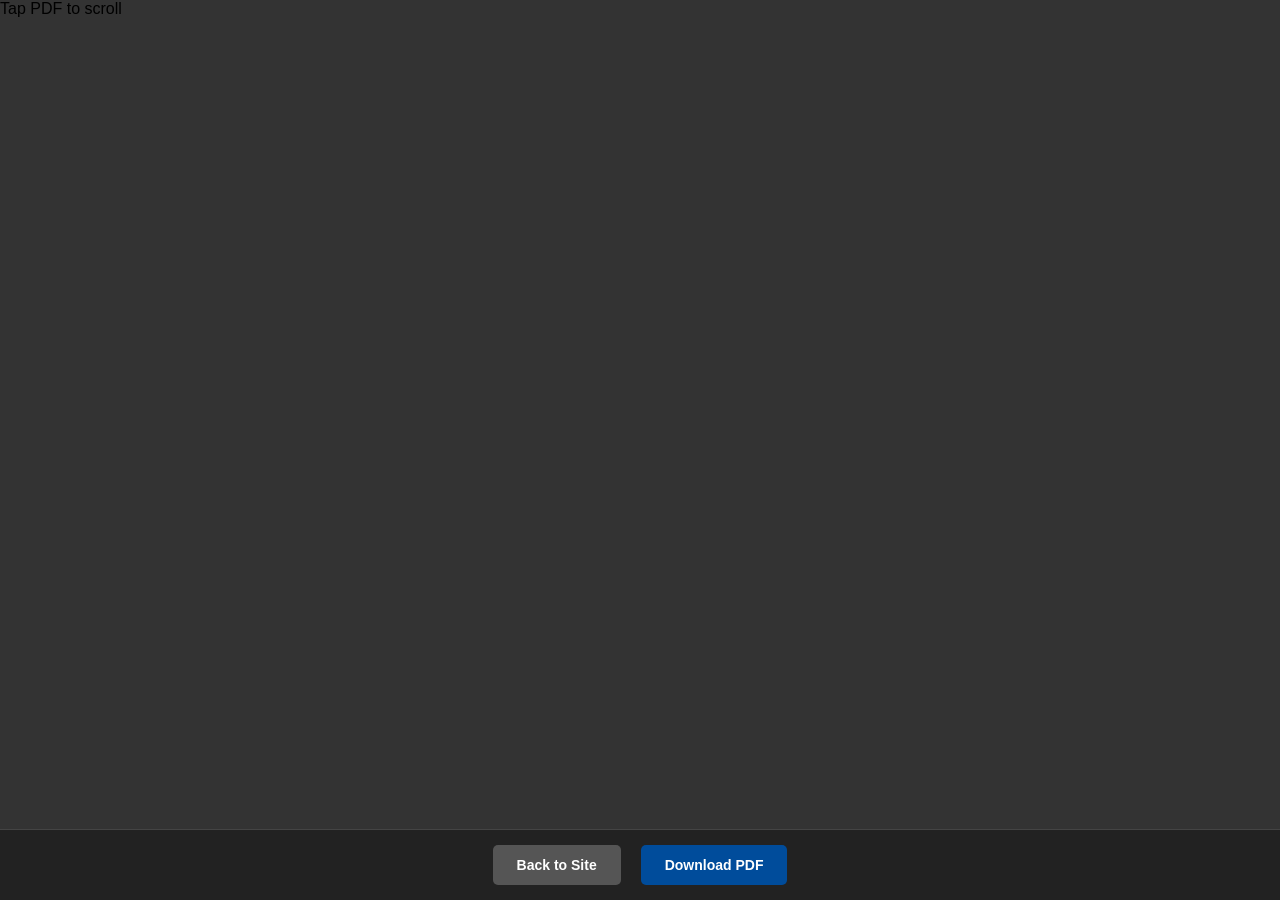
<file: resume.html>
<!DOCTYPE html>
<html lang="en">
<head>
    <meta charset="UTF-8">
    <meta name="viewport" content="width=device-width, initial-scale=1.0">
    <title>Anthony Le | Resume</title>
    <style>
        /* This layout forces the buttons to the bottom */
        body, html {
            margin: 0;
            padding: 0;
            height: 100%;
            overflow: hidden; /* Prevents double scrolling */
            display: flex;
            flex-direction: column;
            background-color: #333;
            font-family: Arial, sans-serif;
        }

        .pdf-wrapper {
            flex: 1; /* This takes up all available space EXCEPT the button area */
            width: 100%;
            -webkit-overflow-scrolling: touch; /* Smooth scrolling for iOS */
        }

        embed, iframe {
            width: 100%;
            height: 100%;
            border: none;
        }

        .button-bar {
            height: 70px; /* Fixed height for buttons */
            background-color: #222;
            display: flex;
            justify-content: center;
            align-items: center;
            gap: 20px;
            border-top: 1px solid #444;
        }

        .btn-view {
            padding: 12px 24px;
            text-decoration: none;
            border-radius: 5px;
            font-weight: bold;
            font-size: 14px;
            color: white;
            transition: 0.2s;
        }

        .btn-back { background-color: #555; }
        .btn-download { background-color: #004c9b; }

        /* Mobile specific message */
        @media (max-width: 600px) {
            .mobile-hint {
                position: absolute;
                top: 10px;
                width: 100%;
                text-align: center;
                color: rgba(255,255,255,0.6);
                font-size: 12px;
                pointer-events: none;
            }
        }
    </style>
</head>
<body>

    <div class="mobile-hint">Tap PDF to scroll</div>

    <div class="pdf-wrapper">
    <iframe 
        src="assets/Anthony Le (2026.) Resume (2).pdf" 
        style="width:100%; height:100%; border:none;" 
        loading="lazy">
    </iframe>
</div>

    <div class="button-bar">
        <a href="index.html" class="btn-view btn-back">Back to Site</a>
        <a href="assets/Anthony Le (2026.) Resume (2).pdf" class="btn-view btn-download" download>Download PDF</a>
    </div>

</body>
</html>
</file>
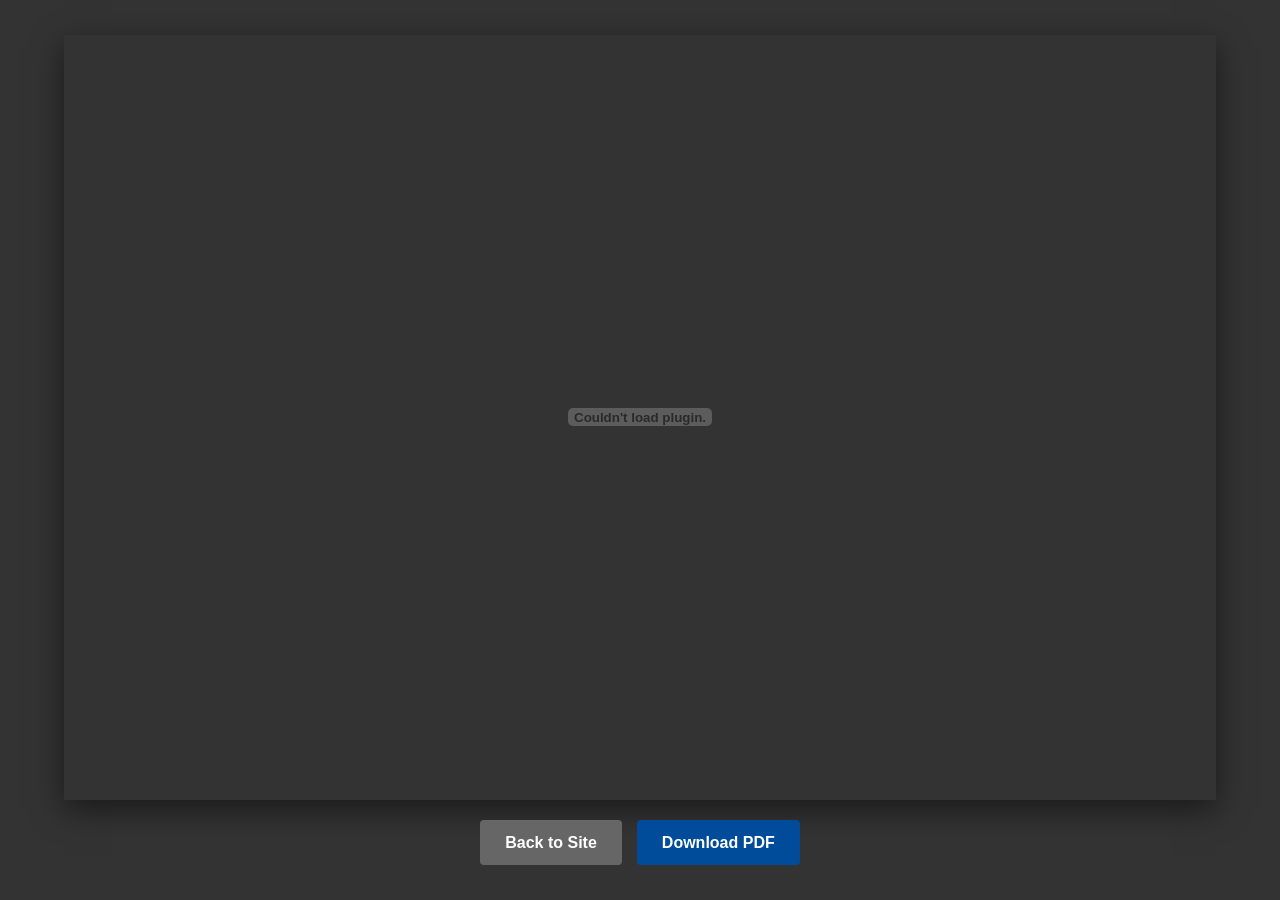
<file: images/resume.html>
<!DOCTYPE html>
<html lang="en">
<head>
    <meta charset="UTF-8">
    <meta name="viewport" content="width=device-width, initial-scale=1.0">
    <title>Anthony Le | Resume Viewer</title>
    <link rel="stylesheet" href="style.css">
    <style>
        body { margin: 0; padding: 0; background-color: #333; font-family: sans-serif; }
        .resume-viewer-container {
            display: flex;
            flex-direction: column;
            align-items: center;
            justify-content: center;
            height: 100vh;
            width: 100%;
        }
        embed {
            width: 90%;
            height: 85%;
            border: none;
            box-shadow: 0 10px 30px rgba(0,0,0,0.5);
        }
        .viewer-controls {
            margin-top: 20px;
            display: flex;
            gap: 15px;
        }
        .btn-view {
            padding: 10px 25px;
            text-decoration: none;
            border-radius: 4px;
            font-weight: bold;
            transition: 0.3s;
        }
        .btn-back { background: #666; color: white; }
        .btn-dl { background: #004c9b; color: white; }
        
        /* Mobile adjustment */
        @media (max-width: 600px) {
            embed { display: none; } /* PDFs often don't load in mobile browsers */
            .mobile-message { color: white; text-align: center; padding: 20px; }
        }
    </style>
</head>
<body>
    <div class="resume-viewer-container">
        <embed src="assets/Anthony Le (2026.) Resume (2).pdf" type="application/pdf" />

        <div class="mobile-message" style="display: none;">
            <p>PDF preview is not supported on some mobile browsers.</p>
        </div>

        <div class="viewer-controls">
            <a href="index.html" class="btn-view btn-back">Back to Site</a>
            <a href="assets/Anthony_Le_Resume.pdf" class="btn-view btn-dl" download>Download PDF</a>
        </div>
    </div>

    <script>
        // Simple check to show mobile message if embed is hidden
        if (window.innerWidth < 600) {
            document.querySelector('.mobile-message').style.display = 'block';
        }
    </script>
</body>
</html>
</file>
<file: style.css>
/* --- GENERAL SETUP --- */
body {
    font-family: 'Segoe UI', Tahoma, Geneva, Verdana, sans-serif;
    line-height: 1.6;
    color: #333;
    margin: 0;
    background-color: #fff;
}

.container {
    max-width: 1000px;
    margin: 0 auto;
    padding: 0 20px;
}

/* --- NAVIGATION --- */
nav {
    background: #fff;
    padding: 15px 0;
    border-bottom: 1px solid #eee;
    position: sticky;
    top: 0;
    z-index: 1000;
}

nav .container {
    display: flex;
    justify-content: space-between;
    align-items: center;
}

nav ul {
    list-style: none;
    display: flex;
    gap: 20px;
    margin: 0;
}

nav a {
    text-decoration: none;
    color: #333;
    font-weight: 600;
}

/* --- HERO / WELCOME --- */
.hero {
    background: #f8f9fa;
    padding: 100px 0;
    text-align: center;
    border-bottom: 3px solid #004c9b;
}

.hero h1 {
    font-size: 3.5rem;
    margin: 0;
    color: #222;
}

.subtitle {
    font-size: 1.4rem;
    color: #004c9b;
    font-weight: bold;
    margin-top: 10px;
}

.mission {
    max-width: 600px;
    margin: 20px auto 30px;
    color: #666;
}

.btn-primary {
    background: #004c9b;
    color: white;
    padding: 12px 28px;
    text-decoration: none;
    border-radius: 4px;
    font-weight: bold;
}

/* --- PROJECTS GRID --- */
.project-grid {
    display: grid;
    grid-template-columns: 1fr;
    gap: 40px;
    padding: 60px 0;
}

@media (min-width: 768px) {
    .project-grid { grid-template-columns: 1fr 1fr; }
}

/* FIXED: This ensures text stays BELOW the images */
.project-card {
    border: 1px solid #eee;
    border-radius: 8px;
    overflow: hidden;
    background: #fff;
    box-shadow: 0 4px 6px rgba(0,0,0,0.05);
    display: flex;
    flex-direction: column;
}

/* --- IMAGE LAYOUTS --- */
.img-grid-quad { display: grid; grid-template-columns: 1fr 1fr; grid-template-rows: 120px 120px; gap: 2px; }
.img-grid-dual { display: grid; grid-template-columns: 1fr 1fr; height: 240px; gap: 2px; }
.img-single img { width: 100%; height: 240px; object-fit: cover; }

/* NEW: 3-Photo Triple Grid for Industrial */
.img-grid-triple {
    display: grid;
    grid-template-columns: 1.5fr 1fr;
    grid-template-rows: 120px 120px;
    gap: 2px;
}
.img-grid-triple img:first-child { grid-row: span 2; }

/* Global Image Settings */
.img-grid-quad img, .img-grid-dual img, .img-grid-triple img { 
    width: 100%; 
    height: 100%; 
    object-fit: cover; 
}

/* FIXED: Padding for info to prevent bleeding */
.project-info { 
    padding: 20px; 
    background: #fff;
}
.project-info h4 { color: #004c9b; margin: 0 0 10px; }

/* --- ACADEMIC SECTION --- */
.academic-section {
    margin-top: 40px;
    padding-bottom: 60px;
}

.academic-card { 
    border-top: 4px solid #004c9b; 
    background: #f9f9f9; 
    padding: 30px;
    border-radius: 4px;
    box-shadow: 0 2px 4px rgba(0,0,0,0.05);
}

.tag { 
    display: inline-block;
    font-size: 0.7rem; 
    background: #e1f0ff; 
    color: #004c9b; 
    padding: 3px 8px; 
    border-radius: 4px; 
    font-weight: bold; 
    margin-bottom: 10px;
}

/* --- SMOOTH SCROLL & FOOTER --- */
html { scroll-behavior: smooth; }
footer { text-align: center; padding: 40px 0; color: #888; border-top: 1px solid #eee; }

/* --- FEATURED PROJECT STYLING --- */

.featured-project {
    grid-column: 1 / -1; 
    margin-top: 20px;
}

.large-card {
    width: 100%;
}

/* Fix for Industrial (3-photo grid) */
.large-height {
    grid-template-rows: 250px 250px !important; 
    height: 500px !important;
}

/* FIX FOR CENTENNIAL (4-photo grid) */
.large-height-quad {
    /* Increased row height to 300px so photos aren't squashed */
    grid-template-rows: 300px 300px !important; 
    height: 600px !important; 
    display: grid !important;
    grid-template-columns: 1fr 1fr;
    gap: 4px;
}

/* Ensure images within the large quad fill the new space */
.large-height-quad img {
    width: 100%;
    height: 100%;
    object-fit: cover; /* Keeps photos sharp while filling the box */
}

.large-card .project-info {
    text-align: center;
    padding: 30px;
}

.large-card h4 {
    font-size: 1.6rem;
}

/* --- ACADEMIC DUAL GRID --- */

/* --- ENLARGED ACADEMIC IMAGES --- */

.academic-height {
    /* Increase height from 450px to 600px */
    height: 600px !important; 
    display: flex !important; /* Switch to flex for better centering of technical drawings */
    gap: 20px;
    padding: 20px;
    background: #fff; /* White background makes the report blend in better */
}

.academic-height img {
    width: 50%; /* Each takes half the width */
    height: 100%;
    object-fit: contain; /* CRITICAL: This prevents cropping of your displacement legends */
    background: #fff;
    border: none; /* Removing the border makes them look larger and cleaner */
    transition: transform 0.3s ease;
}

/* Allow the recruiter to "Zoom In" on your ETABS mesh */
.academic-height img:hover {
    transform: scale(1.05);
    cursor: zoom-in;
}

/* Mobile Fix: Stack them so they don't become tiny on phones */
@media (max-width: 768px) {
    .academic-height {
        flex-direction: column;
        height: auto !important;
    }
    .academic-height img {
        width: 100%;
        height: 400px;
    }
}
/* --- FULL-WIDTH ACADEMIC REHAB --- */

/* 1. This section breaks out of the 1000px main container */
.full-width-section {
    width: 100vw; /* Takes up 100% of the screen width */
    position: relative;
    left: 50%;
    right: 50%;
    margin-left: -50vw;
    margin-right: -50vw;
    padding: 60px 0;
    background-color: #fcfcfc;
}

.academic-wrapper {
    max-width: 1300px; /* Gives ETABS 30% more room than other projects */
    margin: 0 auto;
    padding: 0 20px;
}

.academic-breakout {
    width: 100%;
    background: #fff;
    border: 1px solid #eee;
    border-radius: 8px;
    overflow: hidden;
}

/* 2. This makes the images much taller and wider */
.academic-visuals {
    display: flex;
    height: 600px; /* High enough to read the displacement report text */
    gap: 15px;
    padding: 15px;
}

.academic-visuals img {
    flex: 1;
    width: 50%;
    height: 100%;
    object-fit: contain; /* Keeps the whole engineering report visible */
    background: #fff;
}

/* 3. Mobile Fix: Stacks them vertically so they stay readable on phones */
@media (max-width: 800px) {
    .academic-visuals {
        flex-direction: column;
        height: auto;
    }
    .academic-visuals img {
        width: 100%;
        height: 400px;
    }
}

/* --- SPECIAL FIX FOR PROJECT 3 ONLY --- */

.academic-visuals-wide {
    display: flex !important;
    height: 600px !important; /* Adjust this to 700px if you want it even taller */
    gap: 10px;
    padding: 10px;
    background: #fff;
}

.academic-visuals-wide img {
    flex: 1;
    width: 50% !important;
    height: 100% !important;
    
    /* 'cover' forces the image to fill the 600px height completely */
    /* This will remove the white bars on the top/bottom */
    object-fit: cover; 
    
    border: 1px solid #eee;
    transition: transform 0.3s ease;
}

/* Optional: Slight zoom on hover for the detailed model */
.academic-visuals-wide img:hover {
    transform: scale(1.02);
    z-index: 5;
}

/* Mobile stacking */
@media (max-width: 800px) {
    .academic-visuals-wide {
        flex-direction: column;
        height: auto !important;
    }
    .academic-visuals-wide img {
        width: 100% !important;
        height: 350px !important;
    }
}

.academic-visuals img:hover {
    transform: scale(1.02);
    z-index: 5;
}

/* Mobile stacking */
@media (max-width: 800px) {
    .academic-visuals {
        flex-direction: column;
        height: auto !important;
    }
    .academic-visuals img {
        width: 100% !important;
        height: 350px !important;
    }
}

/* --- CENTERED CONTACT SECTION --- */

.contact-footer-area {
    width: 100%;
    padding: 80px 0;
    background-color: #fff;
    text-align: center; /* Centers the text */
    display: flex;
    justify-content: center; /* Centers the container */
    border-top: 1px solid #eee;
}

.contact-footer-area .container {
    display: flex;
    flex-direction: column;
    align-items: center; /* Centers the buttons and text vertically */
}

.contact-button-group {
    display: flex;
    gap: 20px;
    margin-top: 30px;
    justify-content: center; /* Centers the buttons horizontally */
}

/* Secondary Button Styling */
.btn-secondary {
    display: inline-block;
    padding: 12px 28px;
    text-decoration: none;
    border-radius: 4px;
    font-weight: bold;
    color: #004c9b;
    border: 2px solid #004c9b;
    transition: background 0.3s ease, color 0.3s ease;
}

.btn-secondary:hover {
    background-color: #004c9b;
    color: #fff;
}

.skills-section {
    padding: 60px 0;
    width: 100%;
}

.skills-grid {
    display: grid !important;
    /* This forces 4 columns of equal width */
    grid-template-columns: repeat(4, 1fr) !important; 
    gap: 40px; /* Adjust this for the space between columns */
    width: 100%;
    margin-top: 30px;
    align-items: start;
}

/* This ensures the individual categories don't try to be full-width anymore */
.skill-category {
    width: auto !important;
}

/* Responsive fix: If the screen gets too small, it will go to 2 columns, then 1 */
@media (max-width: 992px) {
    .skills-grid {
        grid-template-columns: repeat(2, 1fr) !important;
    }
}

@media (max-width: 600px) {
    .skills-grid {
        grid-template-columns: 1fr !important;
    }
}

/* This makes the skills section match the wider 'Academic' look */
#skills .container {
    max-width: 1200px !important; 
    width: 95%;
}

.skill-category h5 {
    color: #004c9b;
    border-bottom: 2px solid #004c9b;
    padding-bottom: 8px;
    margin-bottom: 15px;
    font-size: 1.1rem;
}

.skill-category ul {
    list-style: none;
    padding: 0;
}

.skill-category li {
    margin-bottom: 10px;
    font-weight: 500;
}

/* Centering the Contact Section Buttons */
.contact-section .container {
    text-align: center; /* Centers the Heading and Paragraph */
    display: flex;
    flex-direction: column;
    align-items: center;
}

.contact-buttons {
    display: flex;
    justify-content: center; /* This is the magic line that centers them */
    gap: 20px;               /* Space between the two buttons */
    margin-top: 30px;
    width: 100%;
}

/* Ensuring the buttons have the same size and alignment */
.contact-buttons .btn-primary, 
.contact-buttons .btn-secondary {
    min-width: 180px;        /* Makes both buttons the same width */
    text-align: center;
    display: inline-block;
}


/* Mobile Fix for Hero Buttons */
@media (max-width: 600px) {
    .hero-buttons {
        display: flex;
        flex-direction: column; /* Stacks them vertically */
        gap: 12px;              /* Space between stacked buttons */
        padding: 0 20px;        /* Keeps them from hitting the screen edges */
        align-items: center;    /* Centers the column */
    }

    .hero-buttons .btn-primary {
        width: 100%;            /* Makes buttons full-width for easy tapping */
        max-width: 300px;       /* Keeps them from getting TOO wide */
        text-align: center;
    }
    
    .hero h1 {
        font-size: 2.2rem;      /* Shrinks your name slightly so it doesn't wrap weirdly */
    }
}




/* =========================================================
   NOV 2026 UPDATE: DWI, capstone, sample calc, credentials
   ========================================================= */
.nav-name { color: #004c9b; font-size: 1.05rem; }
nav ul { flex-wrap: wrap; padding: 0; }
@media (max-width: 760px) {
    nav .container { flex-direction: column; gap: 8px; }
    nav ul { gap: 12px 16px; justify-content: center; font-size: 0.9rem; }
}

.hero { padding: 80px 0; }
.mission { max-width: 680px; font-size: 1.05rem; color: #555; }
.hero-buttons { display: flex; flex-wrap: wrap; justify-content: center; gap: 12px; }
.hero-buttons .btn-secondary { padding: 10px 26px; }
.credentials { display: flex; flex-wrap: wrap; justify-content: center; gap: 10px; margin: 0 0 30px; }
.credential {
    background: #fff; border: 1px solid #cfe0f3; color: #004c9b;
    padding: 6px 14px; border-radius: 999px; font-size: 0.9rem; font-weight: 600;
}

.section-title { margin: 0 0 10px; padding-top: 50px; color: #222; }
#projects .project-grid { padding-top: 30px; }

.lead { color: #444; font-size: 1.05rem; margin: 0 0 12px; }
.bullets { margin: 0; padding-left: 20px; }
.bullets li { margin-bottom: 8px; }
.large-card.dwi-card .project-info { text-align: left; }
.large-card.dwi-card h4 { font-size: 1.5rem; }

/* DWI and capstone: diagram beside text */
.dwi-card, .capstone-card { display: grid; grid-template-columns: 1fr; }
@media (min-width: 900px) {
    .dwi-card, .capstone-card { grid-template-columns: 0.9fr 1.1fr; align-items: center; }
}
.dwi-visual, .capstone-visual { background: #f4f8fc; padding: 24px; height: 100%; box-sizing: border-box; display: flex; align-items: center; }
.diagram { margin: 0; width: 100%; }
.diagram svg { width: 100%; height: auto; display: block; }
.diagram figcaption { font-size: 0.82rem; color: #667; margin-top: 10px; text-align: center; }
.d-steel { fill: #004c9b; }
.d-tol { fill: none; stroke: #9bb8d8; stroke-width: 1.5; stroke-dasharray: 6 5; }
.d-mark { fill: #fff; stroke: #e0611a; stroke-width: 3; }
.d-heave { stroke: #e0611a; stroke-width: 2; }
.d-ground { stroke: #8a6d3b; stroke-width: 3; }
.d-label { font: 600 15px 'Segoe UI', Tahoma, sans-serif; fill: #222; }
.d-small { font: 13px 'Segoe UI', Tahoma, sans-serif; fill: #555; }
.d-slab { fill: #fff; stroke: #9bb8d8; stroke-width: 2; }
.d-core { fill: #dbe8f6; stroke: #004c9b; stroke-width: 6; }
.d-corewall { stroke: #004c9b; stroke-width: 4; }
.d-col rect { fill: #004c9b; }
.d-span { stroke: #e0611a; stroke-width: 2; stroke-dasharray: 5 4; }

.spaced { margin-top: 50px; }
.academic-wrapper .section-title { padding-top: 0; margin-bottom: 30px; }

/* Sample calculation */
.calc-section { padding: 20px 0 30px; }
.calc-card {
    border: 1px solid #eee; border-left: 5px solid #004c9b; border-radius: 8px;
    background: #fff; box-shadow: 0 4px 6px rgba(0,0,0,0.05); padding: 28px;
}
.calc-card h4 { color: #004c9b; margin: 0 0 10px; font-size: 1.3rem; }
.calc-steps { padding-left: 20px; margin: 0 0 24px; }
.calc-steps li { margin-bottom: 8px; }
.calc-card .btn-primary { display: inline-block; }

@media (max-width: 600px) {
    .hero-buttons .btn-secondary { width: 100%; max-width: 300px; text-align: center; box-sizing: border-box; }
    .large-height-quad { grid-template-rows: 180px 180px !important; height: 360px !important; }
}

/* Phone overflow fixes */
.hero-buttons a, .contact-buttons a { box-sizing: border-box; }
.contact-buttons { flex-wrap: wrap; }
#projects .project-grid { padding-top: 20px; }
#skills .container { box-sizing: border-box; }

.dwi-visual { flex-direction: column; justify-content: center; gap: 18px; }
.dwi-photo { width: 100%; aspect-ratio: 4 / 3; object-fit: cover; border-radius: 6px; display: block; }
</file>
<file: images/style.css>
/* --- GENERAL SETUP --- */
body {
    font-family: 'Segoe UI', Tahoma, Geneva, Verdana, sans-serif;
    line-height: 1.6;
    color: #333;
    margin: 0;
    background-color: #fff;
}

.container {
    max-width: 1000px;
    margin: 0 auto;
    padding: 0 20px;
}

/* --- NAVIGATION --- */
nav {
    background: #fff;
    padding: 15px 0;
    border-bottom: 1px solid #eee;
    position: sticky;
    top: 0;
    z-index: 1000;
}

nav .container {
    display: flex;
    justify-content: space-between;
    align-items: center;
}

nav ul {
    list-style: none;
    display: flex;
    gap: 20px;
    margin: 0;
}

nav a {
    text-decoration: none;
    color: #333;
    font-weight: 600;
}

/* --- HERO / WELCOME --- */
.hero {
    background: #f8f9fa;
    padding: 100px 0;
    text-align: center;
    border-bottom: 3px solid #004c9b;
}

.hero h1 {
    font-size: 3.5rem;
    margin: 0;
    color: #222;
}

.subtitle {
    font-size: 1.4rem;
    color: #004c9b;
    font-weight: bold;
    margin-top: 10px;
}

.mission {
    max-width: 600px;
    margin: 20px auto 30px;
    color: #666;
}

.btn-primary {
    background: #004c9b;
    color: white;
    padding: 12px 28px;
    text-decoration: none;
    border-radius: 4px;
    font-weight: bold;
}

/* --- PROJECTS GRID --- */
.project-grid {
    display: grid;
    grid-template-columns: 1fr;
    gap: 40px;
    padding: 60px 0;
}

@media (min-width: 768px) {
    .project-grid { grid-template-columns: 1fr 1fr; }
}

/* FIXED: This ensures text stays BELOW the images */
.project-card {
    border: 1px solid #eee;
    border-radius: 8px;
    overflow: hidden;
    background: #fff;
    box-shadow: 0 4px 6px rgba(0,0,0,0.05);
    display: flex;
    flex-direction: column;
}

/* --- IMAGE LAYOUTS --- */
.img-grid-quad { display: grid; grid-template-columns: 1fr 1fr; grid-template-rows: 120px 120px; gap: 2px; }
.img-grid-dual { display: grid; grid-template-columns: 1fr 1fr; height: 240px; gap: 2px; }
.img-single img { width: 100%; height: 240px; object-fit: cover; }

/* NEW: 3-Photo Triple Grid for Industrial */
.img-grid-triple {
    display: grid;
    grid-template-columns: 1.5fr 1fr;
    grid-template-rows: 120px 120px;
    gap: 2px;
}
.img-grid-triple img:first-child { grid-row: span 2; }

/* Global Image Settings */
.img-grid-quad img, .img-grid-dual img, .img-grid-triple img { 
    width: 100%; 
    height: 100%; 
    object-fit: cover; 
}

/* FIXED: Padding for info to prevent bleeding */
.project-info { 
    padding: 20px; 
    background: #fff;
}
.project-info h4 { color: #004c9b; margin: 0 0 10px; }

/* --- ACADEMIC SECTION --- */
.academic-section {
    margin-top: 40px;
    padding-bottom: 60px;
}

.academic-card { 
    border-top: 4px solid #004c9b; 
    background: #f9f9f9; 
    padding: 30px;
    border-radius: 4px;
    box-shadow: 0 2px 4px rgba(0,0,0,0.05);
}

.tag { 
    display: inline-block;
    font-size: 0.7rem; 
    background: #e1f0ff; 
    color: #004c9b; 
    padding: 3px 8px; 
    border-radius: 4px; 
    font-weight: bold; 
    margin-bottom: 10px;
}

/* --- SMOOTH SCROLL & FOOTER --- */
html { scroll-behavior: smooth; }
footer { text-align: center; padding: 40px 0; color: #888; border-top: 1px solid #eee; }

/* --- FEATURED PROJECT STYLING --- */

.featured-project {
    grid-column: 1 / -1; 
    margin-top: 20px;
}

.large-card {
    width: 100%;
}

/* Fix for Industrial (3-photo grid) */
.large-height {
    grid-template-rows: 250px 250px !important; 
    height: 500px !important;
}

/* FIX FOR CENTENNIAL (4-photo grid) */
.large-height-quad {
    /* Increased row height to 300px so photos aren't squashed */
    grid-template-rows: 300px 300px !important; 
    height: 600px !important; 
    display: grid !important;
    grid-template-columns: 1fr 1fr;
    gap: 4px;
}

/* Ensure images within the large quad fill the new space */
.large-height-quad img {
    width: 100%;
    height: 100%;
    object-fit: cover; /* Keeps photos sharp while filling the box */
}

.large-card .project-info {
    text-align: center;
    padding: 30px;
}

.large-card h4 {
    font-size: 1.6rem;
}

/* --- ACADEMIC DUAL GRID --- */

/* --- ENLARGED ACADEMIC IMAGES --- */

.academic-height {
    /* Increase height from 450px to 600px */
    height: 600px !important; 
    display: flex !important; /* Switch to flex for better centering of technical drawings */
    gap: 20px;
    padding: 20px;
    background: #fff; /* White background makes the report blend in better */
}

.academic-height img {
    width: 50%; /* Each takes half the width */
    height: 100%;
    object-fit: contain; /* CRITICAL: This prevents cropping of your displacement legends */
    background: #fff;
    border: none; /* Removing the border makes them look larger and cleaner */
    transition: transform 0.3s ease;
}

/* Allow the recruiter to "Zoom In" on your ETABS mesh */
.academic-height img:hover {
    transform: scale(1.05);
    cursor: zoom-in;
}

/* Mobile Fix: Stack them so they don't become tiny on phones */
@media (max-width: 768px) {
    .academic-height {
        flex-direction: column;
        height: auto !important;
    }
    .academic-height img {
        width: 100%;
        height: 400px;
    }
}
/* --- FULL-WIDTH ACADEMIC REHAB --- */

/* 1. This section breaks out of the 1000px main container */
.full-width-section {
    width: 100vw; /* Takes up 100% of the screen width */
    position: relative;
    left: 50%;
    right: 50%;
    margin-left: -50vw;
    margin-right: -50vw;
    padding: 60px 0;
    background-color: #fcfcfc;
}

.academic-wrapper {
    max-width: 1300px; /* Gives ETABS 30% more room than other projects */
    margin: 0 auto;
    padding: 0 20px;
}

.academic-breakout {
    width: 100%;
    background: #fff;
    border: 1px solid #eee;
    border-radius: 8px;
    overflow: hidden;
}

/* 2. This makes the images much taller and wider */
.academic-visuals {
    display: flex;
    height: 600px; /* High enough to read the displacement report text */
    gap: 15px;
    padding: 15px;
}

.academic-visuals img {
    flex: 1;
    width: 50%;
    height: 100%;
    object-fit: contain; /* Keeps the whole engineering report visible */
    background: #fff;
}

/* 3. Mobile Fix: Stacks them vertically so they stay readable on phones */
@media (max-width: 800px) {
    .academic-visuals {
        flex-direction: column;
        height: auto;
    }
    .academic-visuals img {
        width: 100%;
        height: 400px;
    }
}

/* --- SPECIAL FIX FOR PROJECT 3 ONLY --- */

.academic-visuals-wide {
    display: flex !important;
    height: 600px !important; /* Adjust this to 700px if you want it even taller */
    gap: 10px;
    padding: 10px;
    background: #fff;
}

.academic-visuals-wide img {
    flex: 1;
    width: 50% !important;
    height: 100% !important;
    
    /* 'cover' forces the image to fill the 600px height completely */
    /* This will remove the white bars on the top/bottom */
    object-fit: cover; 
    
    border: 1px solid #eee;
    transition: transform 0.3s ease;
}

/* Optional: Slight zoom on hover for the detailed model */
.academic-visuals-wide img:hover {
    transform: scale(1.02);
    z-index: 5;
}

/* Mobile stacking */
@media (max-width: 800px) {
    .academic-visuals-wide {
        flex-direction: column;
        height: auto !important;
    }
    .academic-visuals-wide img {
        width: 100% !important;
        height: 350px !important;
    }
}

.academic-visuals img:hover {
    transform: scale(1.02);
    z-index: 5;
}

/* Mobile stacking */
@media (max-width: 800px) {
    .academic-visuals {
        flex-direction: column;
        height: auto !important;
    }
    .academic-visuals img {
        width: 100% !important;
        height: 350px !important;
    }
}

/* --- CENTERED CONTACT SECTION --- */

.contact-footer-area {
    width: 100%;
    padding: 80px 0;
    background-color: #fff;
    text-align: center; /* Centers the text */
    display: flex;
    justify-content: center; /* Centers the container */
    border-top: 1px solid #eee;
}

.contact-footer-area .container {
    display: flex;
    flex-direction: column;
    align-items: center; /* Centers the buttons and text vertically */
}

.contact-button-group {
    display: flex;
    gap: 20px;
    margin-top: 30px;
    justify-content: center; /* Centers the buttons horizontally */
}

/* Secondary Button Styling */
.btn-secondary {
    display: inline-block;
    padding: 12px 28px;
    text-decoration: none;
    border-radius: 4px;
    font-weight: bold;
    color: #004c9b;
    border: 2px solid #004c9b;
    transition: background 0.3s ease, color 0.3s ease;
}

.btn-secondary:hover {
    background-color: #004c9b;
    color: #fff;
}

.skills-section {
    padding: 60px 0;
    width: 100%;
}

.skills-grid {
    display: grid !important;
    /* This forces 4 columns of equal width */
    grid-template-columns: repeat(4, 1fr) !important; 
    gap: 40px; /* Adjust this for the space between columns */
    width: 100%;
    margin-top: 30px;
    align-items: start;
}

/* This ensures the individual categories don't try to be full-width anymore */
.skill-category {
    width: auto !important;
}

/* Responsive fix: If the screen gets too small, it will go to 2 columns, then 1 */
@media (max-width: 992px) {
    .skills-grid {
        grid-template-columns: repeat(2, 1fr) !important;
    }
}

@media (max-width: 600px) {
    .skills-grid {
        grid-template-columns: 1fr !important;
    }
}

/* This makes the skills section match the wider 'Academic' look */
#skills .container {
    max-width: 1200px !important; 
    width: 95%;
}

.skill-category h5 {
    color: #004c9b;
    border-bottom: 2px solid #004c9b;
    padding-bottom: 8px;
    margin-bottom: 15px;
    font-size: 1.1rem;
}

.skill-category ul {
    list-style: none;
    padding: 0;
}

.skill-category li {
    margin-bottom: 10px;
    font-weight: 500;
}

/* Centering the Contact Section Buttons */
.contact-section .container {
    text-align: center; /* Centers the Heading and Paragraph */
    display: flex;
    flex-direction: column;
    align-items: center;
}

.contact-buttons {
    display: flex;
    justify-content: center; /* This is the magic line that centers them */
    gap: 20px;               /* Space between the two buttons */
    margin-top: 30px;
    width: 100%;
}

/* Ensuring the buttons have the same size and alignment */
.contact-buttons .btn-primary, 
.contact-buttons .btn-secondary {
    min-width: 180px;        /* Makes both buttons the same width */
    text-align: center;
    display: inline-block;
}


/* Mobile Fix for Hero Buttons */
@media (max-width: 600px) {
    .hero-buttons {
        display: flex;
        flex-direction: column; /* Stacks them vertically */
        gap: 12px;              /* Space between stacked buttons */
        padding: 0 20px;        /* Keeps them from hitting the screen edges */
        align-items: center;    /* Centers the column */
    }

    .hero-buttons .btn-primary {
        width: 100%;            /* Makes buttons full-width for easy tapping */
        max-width: 300px;       /* Keeps them from getting TOO wide */
        text-align: center;
    }
    
    .hero h1 {
        font-size: 2.2rem;      /* Shrinks your name slightly so it doesn't wrap weirdly */
    }
}
</file>
